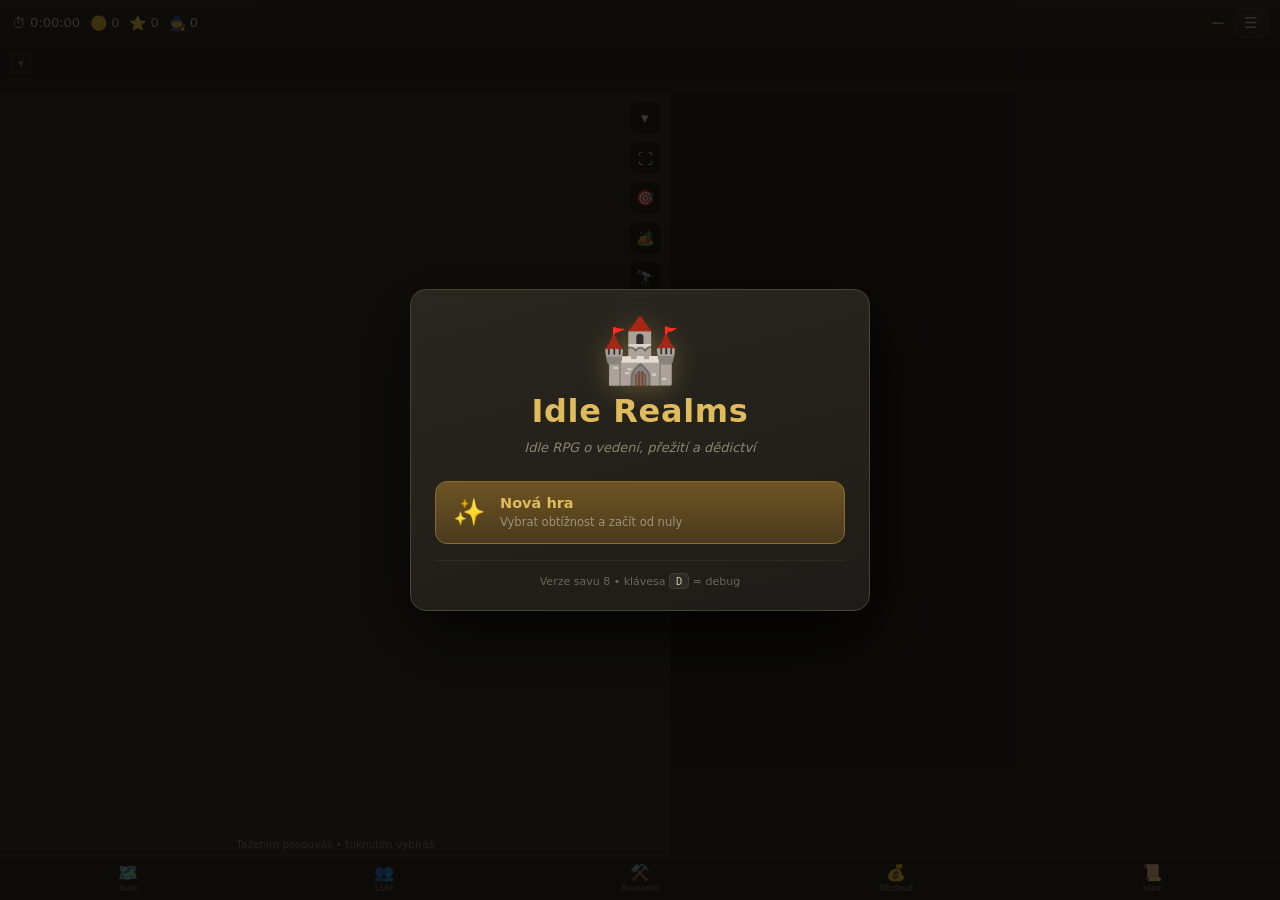
<file: index.html>
<!DOCTYPE html>
<html lang="cs">
<head>
<meta charset="utf-8" />
<meta name="viewport" content="width=device-width, initial-scale=1, maximum-scale=1, user-scalable=no, viewport-fit=cover" />
<meta name="theme-color" content="#1b1a17" />
<title>Idle Realm</title>
<link rel="stylesheet" href="css/style.css" />
<link rel="stylesheet" href="css/subtabs.css" />
<link rel="stylesheet" href="css/title_screen.css" />
</head>
<body>
<div id="app">
  <header id="hud">
    <div class="hud-item"><span class="hud-icon">⏱</span><span id="hud-time">0:00:00</span></div>
    <div class="hud-item"><span class="hud-icon">🪙</span><span id="hud-gold">0</span></div>
    <div class="hud-item"><span class="hud-icon">⭐</span><span id="hud-renown">0</span></div>
    <div class="hud-item"><span class="hud-icon">🧙</span><span id="hud-units">0</span></div>
    <div class="hud-item hud-prestige" id="hud-prestige" style="display:none"></div>
    <div class="hud-item hud-place" id="hud-place">—</div>
    <button id="hud-menu" class="hud-menu-btn" title="Menu — uložit, nová hra, obtížnost">☰</button>
  </header>
  <div id="hud-mats" class="hud-mats">
    <button id="mats-toggle" class="mats-toggle" title="Sbalit / rozbalit přehled surovin">▾</button>
    <span id="mats-summary" class="mats-summary"></span>
    <div class="mats-scroll" id="mats-scroll"></div>
  </div>
  <div id="we-bar"></div>

  <div id="world-wrap">
    <canvas id="world"></canvas>
    <div id="map-controls">
      <button class="map-btn" data-map="toggle-panel" id="panel-toggle" title="Sbalit / rozbalit panel">▾</button>
      <button class="map-btn" data-map="toggle-fullscreen" id="map-fullscreen-btn" title="Celoobrazovková mapa">⛶</button>
      <button class="map-btn" data-map="center">🎯</button>
      <button class="map-btn" data-map="base" id="base-btn" title="Základna — výběr místa / zobrazení">🏕️</button>
      <button class="map-btn" data-map="overview" title="Přehled světa / zpět do detailu">🔭</button>
      <button class="map-btn" data-map="zoom-in">＋</button>
      <button class="map-btn" data-map="zoom-out">−</button>
    </div>
    <div id="map-hint">Tažením posouváš • ťuknutím vybíráš</div>
    <div id="placement-hint" class="placement-hint" style="display:none">
      <span id="placement-hint-text">🏕️ Ťukni na mapu, kde založit základnu</span>
      <button class="btn-sm ghost" id="placement-cancel">Zrušit</button>
    </div>
    <button id="combat-reopen" class="combat-reopen" style="display:none" title="Otevřít okno probíhajícího souboje">⚔️ <span id="combat-reopen-text">Souboj běží</span></button>
  </div>

  <main id="panel">
    <div id="subtabs"></div>
    <div id="panel-content"></div>
  </main>

  <nav id="tabs">
    <button class="tab-btn" data-tab="world">🗺️<span>Svět</span><span class="tab-badge" id="tab-badge-orders" style="display:none"></span></button>
    <button class="tab-btn" data-tab="people">👥<span>Lidé</span></button>
    <button class="tab-btn" data-tab="craft">⚒️<span>Řemeslo</span></button>
    <button class="tab-btn" data-tab="economy">💰<span>Obchod</span></button>
    <button class="tab-btn" data-tab="more">📜<span>Více</span></button>
  </nav>
</div>

<div id="modal-root"></div>
<div id="toast-root"></div>

<script src="js/core/rng.js"></script>
<script src="js/data/world.js"></script>
<script src="js/data/difficulty.js"></script>
<script src="js/data/legendaries.js"></script>
<script src="js/data/character.js"></script>
<script src="js/data/sets.js"></script>
<script src="js/data/gems.js"></script>
<script src="js/data/combat.js"></script>
<script src="js/data/progress.js"></script>
<script src="js/data/personality.js"></script>
<script src="js/data/ambitions.js"></script>
<script src="js/data/workshops.js"></script>
<script src="js/data/aging.js"></script>
<script src="js/data/abilities.js"></script>
<script src="js/data/synergies.js"></script>
<script src="js/data/politics.js"></script>
<script src="js/data/time.js"></script>
<script src="js/data/expeditions.js"></script>
<script src="js/data/unlocks.js"></script>
<script src="js/render/art.js"></script>
<script src="js/render/tiles_ai.js"></script>
<script src="js/render/units_ai.js"></script>
<script src="js/core/state.js"></script>
<script src="js/systems/units.js"></script>
<script src="js/systems/groups.js"></script>
<script src="js/systems/psychology.js"></script>
<script src="js/systems/work.js"></script>
<script src="js/systems/construction.js"></script>
<script src="js/systems/combat.js"></script>
<script src="js/systems/abilities.js"></script>
<script src="js/systems/economy.js"></script>
<script src="js/systems/merchant.js"></script>
<script src="js/systems/crafting.js"></script>
<script src="js/systems/workshops.js"></script>
<script src="js/systems/misc.js"></script>
<script src="js/systems/drops.js"></script>
<script src="js/systems/events.js"></script>
<script src="js/systems/autonomy.js"></script>
<script src="js/systems/goals.js"></script>
<script src="js/systems/aging.js"></script>
<script src="js/systems/politics.js"></script>
<script src="js/systems/dynasty.js"></script>
<script src="js/systems/time.js"></script>
<script src="js/systems/expeditions.js"></script>
<script src="js/systems/journal.js"></script>
<script src="js/systems/prestige.js"></script>
<script src="js/systems/tutorial.js"></script>
<script src="js/systems/endgame.js"></script>
<script src="js/render/world.js"></script>
<script src="js/ui/panels.js"></script>
<script src="js/ui/trade.js"></script>
<script src="js/ui/base_panel.js"></script>
<script src="js/ui/achievements_panel.js"></script>
<script src="js/ui/combat_modal.js"></script>
<script src="js/ui/merchant_panel.js"></script>
<script src="js/ui/debug.js"></script>
<script src="js/ui/ui.js"></script>
<script src="js/ui/title_screen.js"></script>
<script src="js/core/loop.js"></script>
<script src="js/main.js"></script>
</body>
</html>
</file>
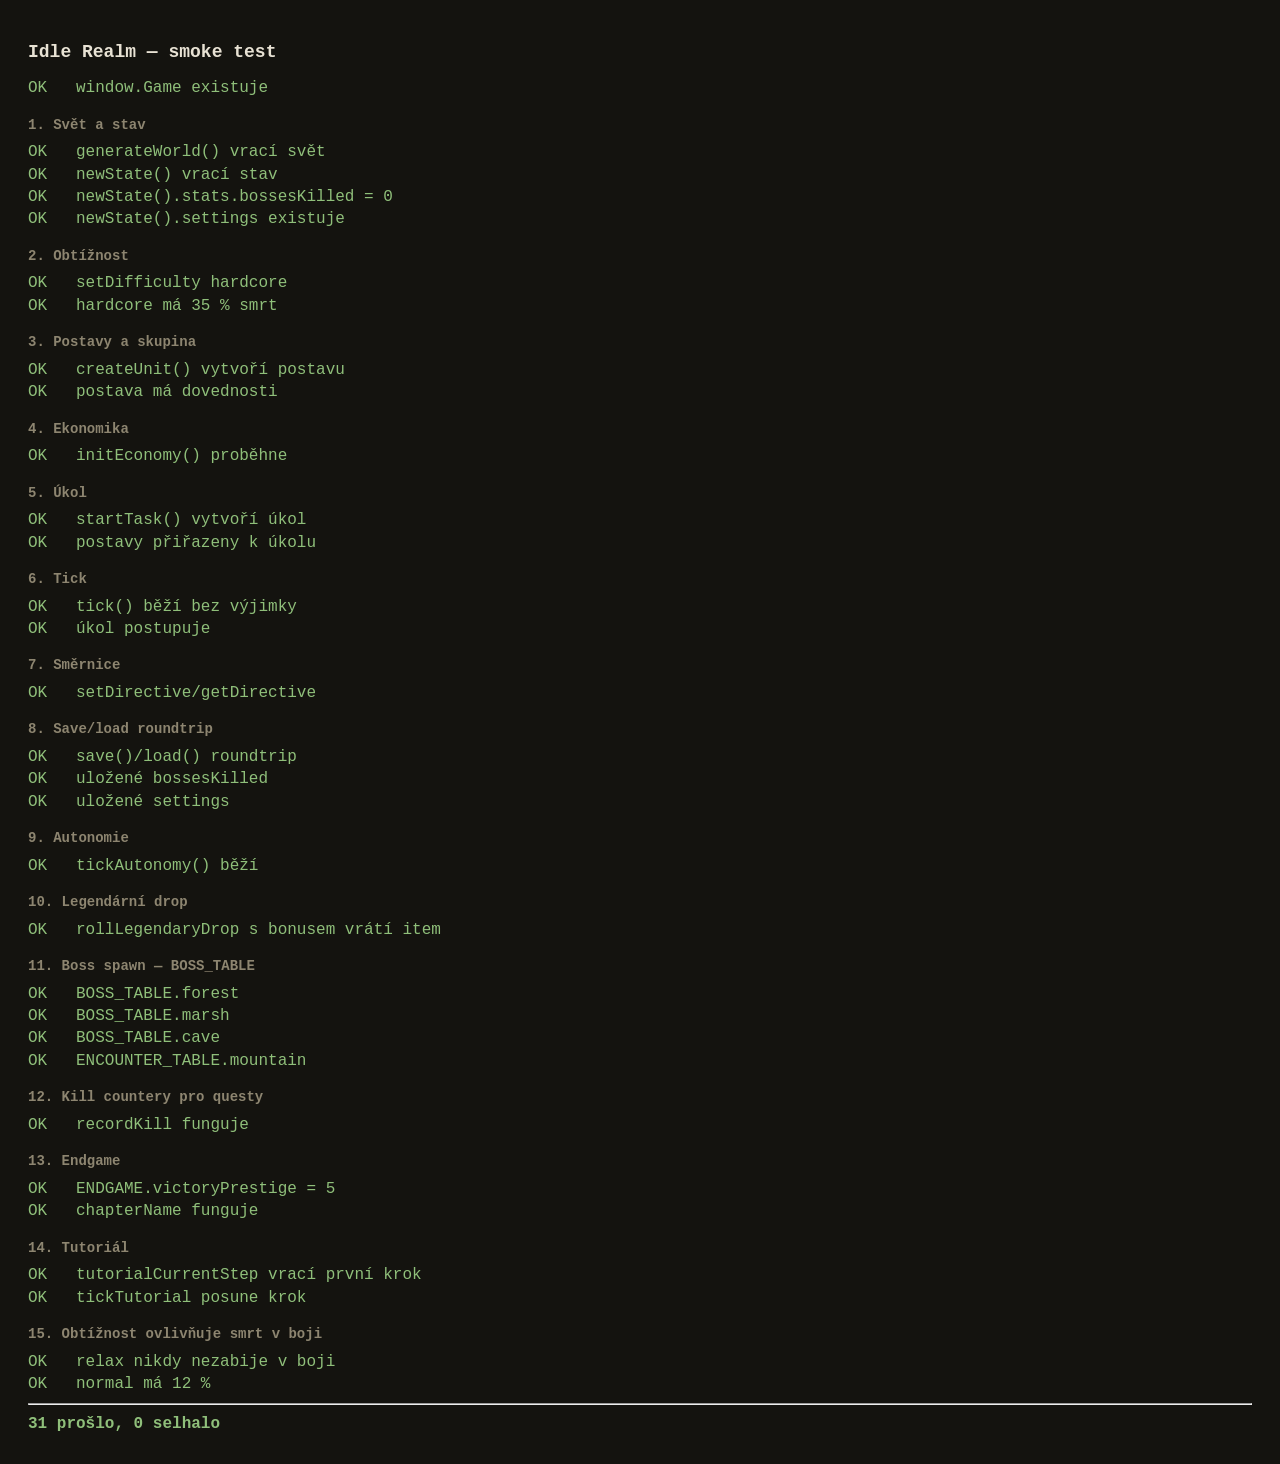
<file: test/smoke.html>
<!DOCTYPE html>
<html lang="cs">
<head>
<meta charset="utf-8" />
<meta name="viewport" content="width=device-width, initial-scale=1" />
<title>Idle Realm — smoke test</title>
<style>
  body { font-family: ui-monospace, SFMono-Regular, Menlo, Consolas, monospace; background: #14130f; color: #e8e2d4; padding: 20px; line-height: 1.4; }
  h1 { font-size: 18px; } h2 { font-size: 14px; color: #8d8570; margin: 16px 0 6px; }
  .pass { color: #8fbf7a; } .fail { color: #c05a45; font-weight: 700; }
  #results { margin-top: 12px; }
</style>
</head>
<body>
<h1>Idle Realm — smoke test</h1>
<div id="results">Načítám…</div>

<!-- Načti všechny herní skripty ve stejném pořadí jako index.html (kromě main.js, který bootuje hru) -->
<script src="../js/core/rng.js"></script>
<script src="../js/data/world.js"></script>
<script src="../js/data/difficulty.js"></script>
<script src="../js/data/legendaries.js"></script>
<script src="../js/data/character.js"></script>
<script src="../js/data/sets.js"></script>
<script src="../js/data/gems.js"></script>
<script src="../js/data/combat.js"></script>
<script src="../js/data/progress.js"></script>
<script src="../js/data/personality.js"></script>
<script src="../js/data/ambitions.js"></script>
<script src="../js/data/workshops.js"></script>
<script src="../js/data/aging.js"></script>
<script src="../js/data/abilities.js"></script>
<script src="../js/data/synergies.js"></script>
<script src="../js/data/politics.js"></script>
<script src="../js/data/time.js"></script>
<script src="../js/data/expeditions.js"></script>
<script src="../js/data/unlocks.js"></script>
<script src="../js/render/art.js"></script>
<script src="../js/core/state.js"></script>
<script src="../js/systems/units.js"></script>
<script src="../js/systems/groups.js"></script>
<script src="../js/systems/psychology.js"></script>
<script src="../js/systems/work.js"></script>
<script src="../js/systems/combat.js"></script>
<script src="../js/systems/abilities.js"></script>
<script src="../js/systems/economy.js"></script>
<script src="../js/systems/merchant.js"></script>
<script src="../js/systems/crafting.js"></script>
<script src="../js/systems/workshops.js"></script>
<script src="../js/systems/misc.js"></script>
<script src="../js/systems/drops.js"></script>
<script src="../js/systems/events.js"></script>
<script src="../js/systems/autonomy.js"></script>
<script src="../js/systems/aging.js"></script>
<script src="../js/systems/politics.js"></script>
<script src="../js/systems/dynasty.js"></script>
<script src="../js/systems/time.js"></script>
<script src="../js/systems/expeditions.js"></script>
<script src="../js/systems/journal.js"></script>
<script src="../js/systems/prestige.js"></script>
<script src="../js/systems/tutorial.js"></script>
<script src="../js/systems/endgame.js"></script>
<script src="../js/render/world.js"></script>
<script src="../js/ui/panels.js"></script>
<script src="../js/ui/trade.js"></script>
<script src="../js/ui/base_panel.js"></script>
<script src="../js/ui/achievements_panel.js"></script>
<script src="../js/ui/combat_modal.js"></script>
<script src="../js/ui/merchant_panel.js"></script>
<script src="../js/ui/debug.js"></script>
<script src="../js/ui/ui.js"></script>
<script src="../js/core/loop.js"></script>
<script src="smoke.js"></script>
</body>
</html>
</file>
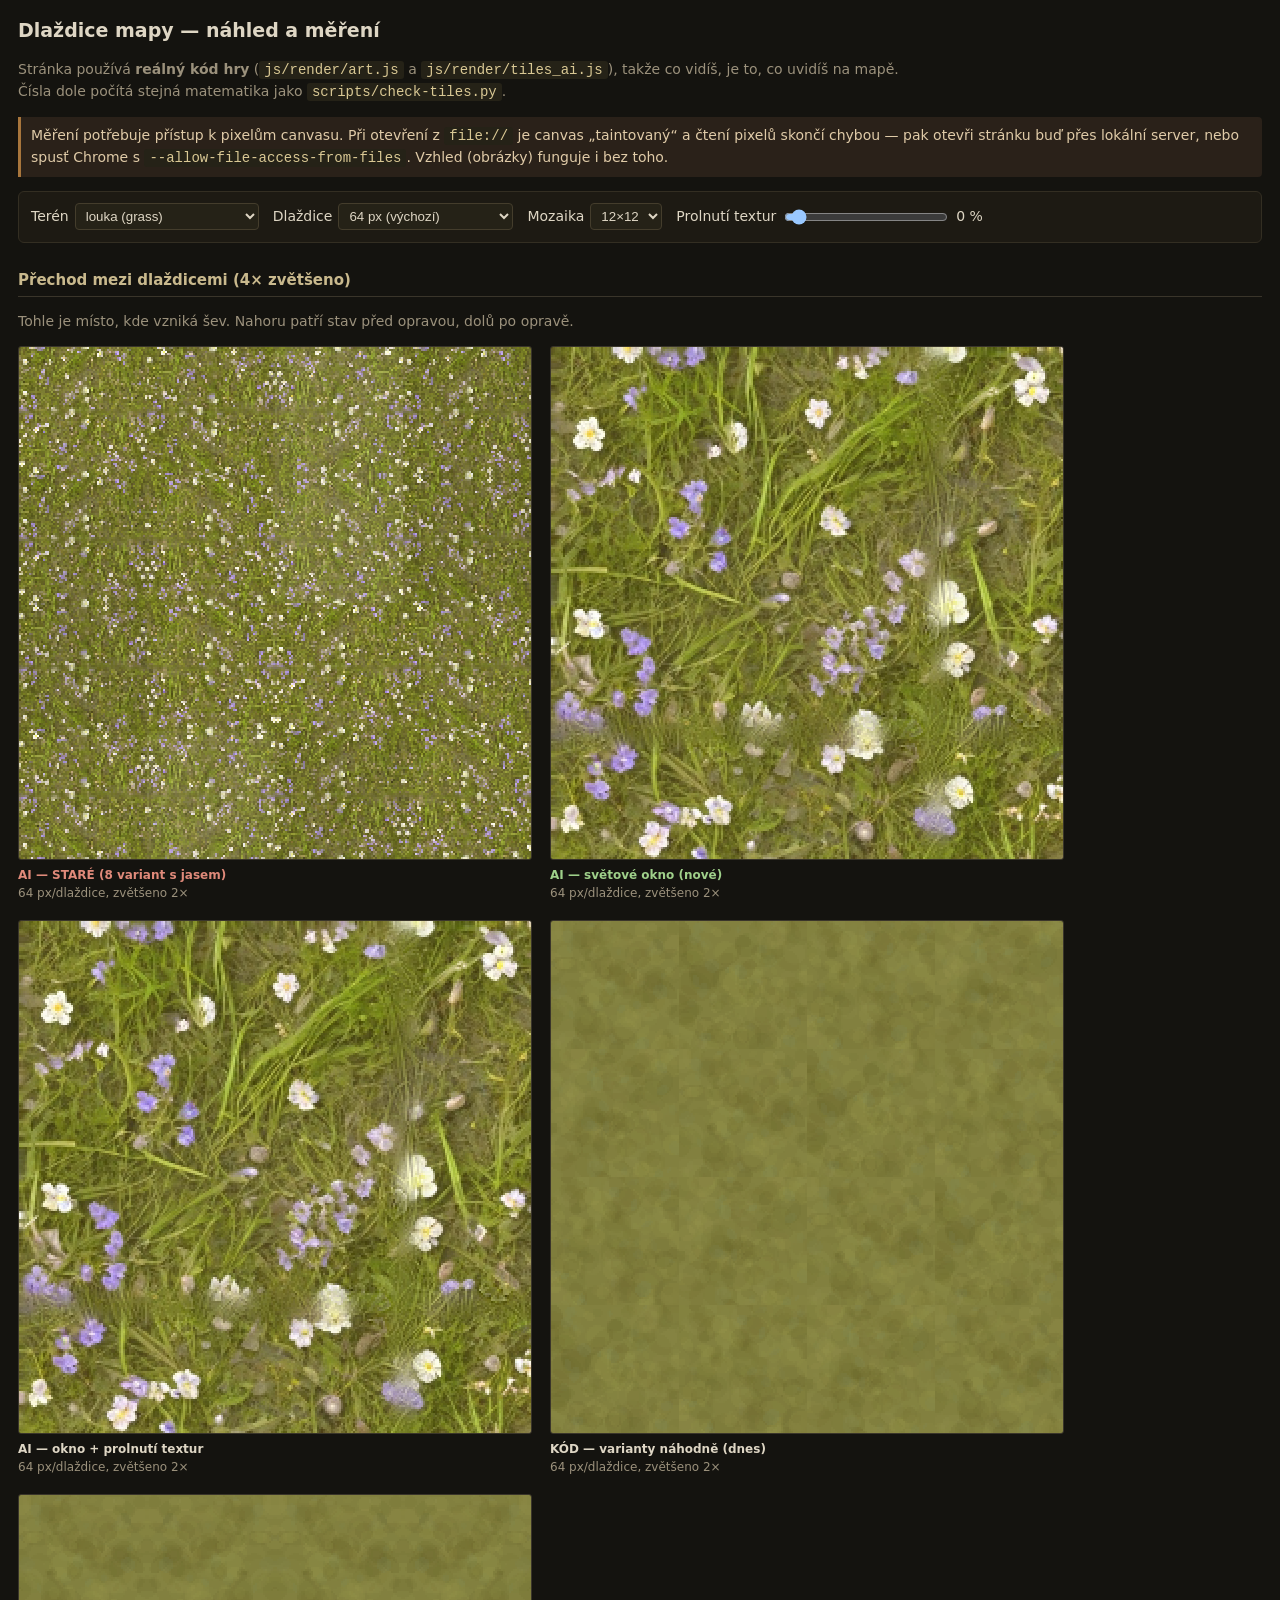
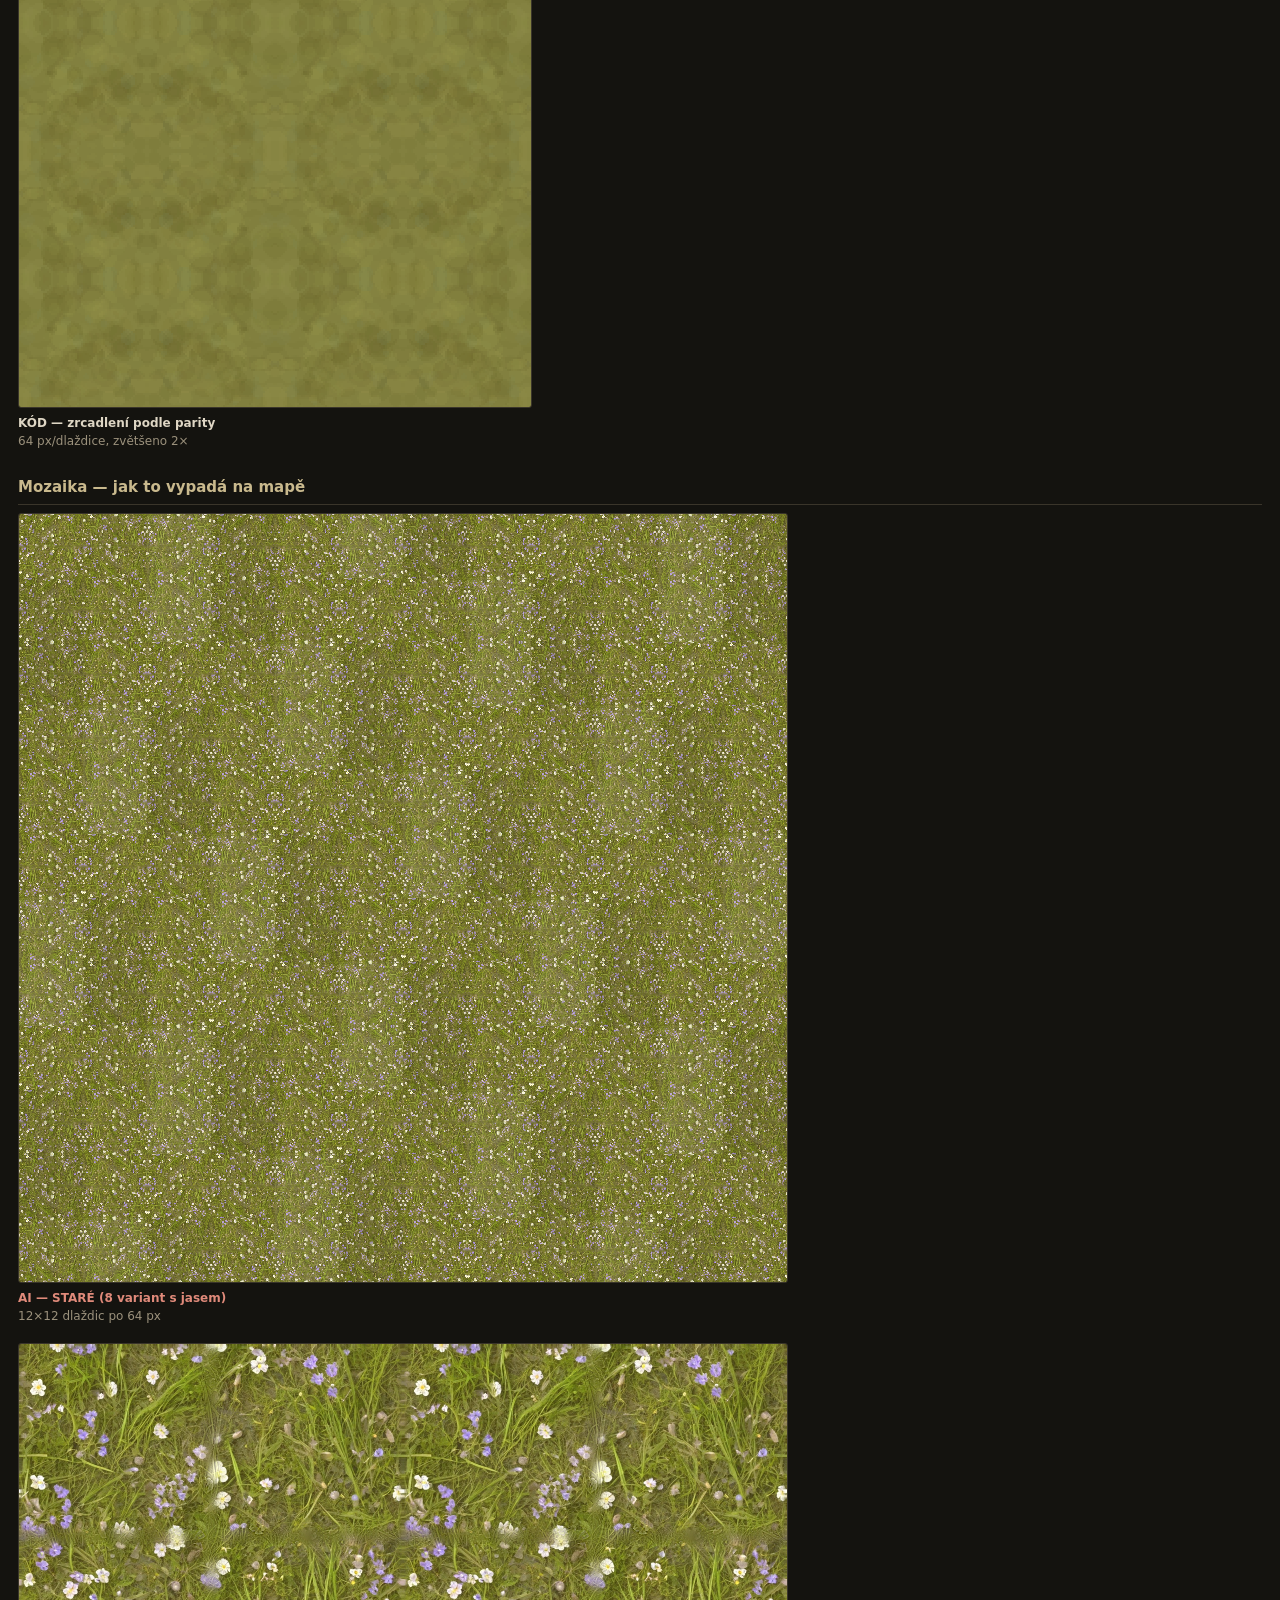
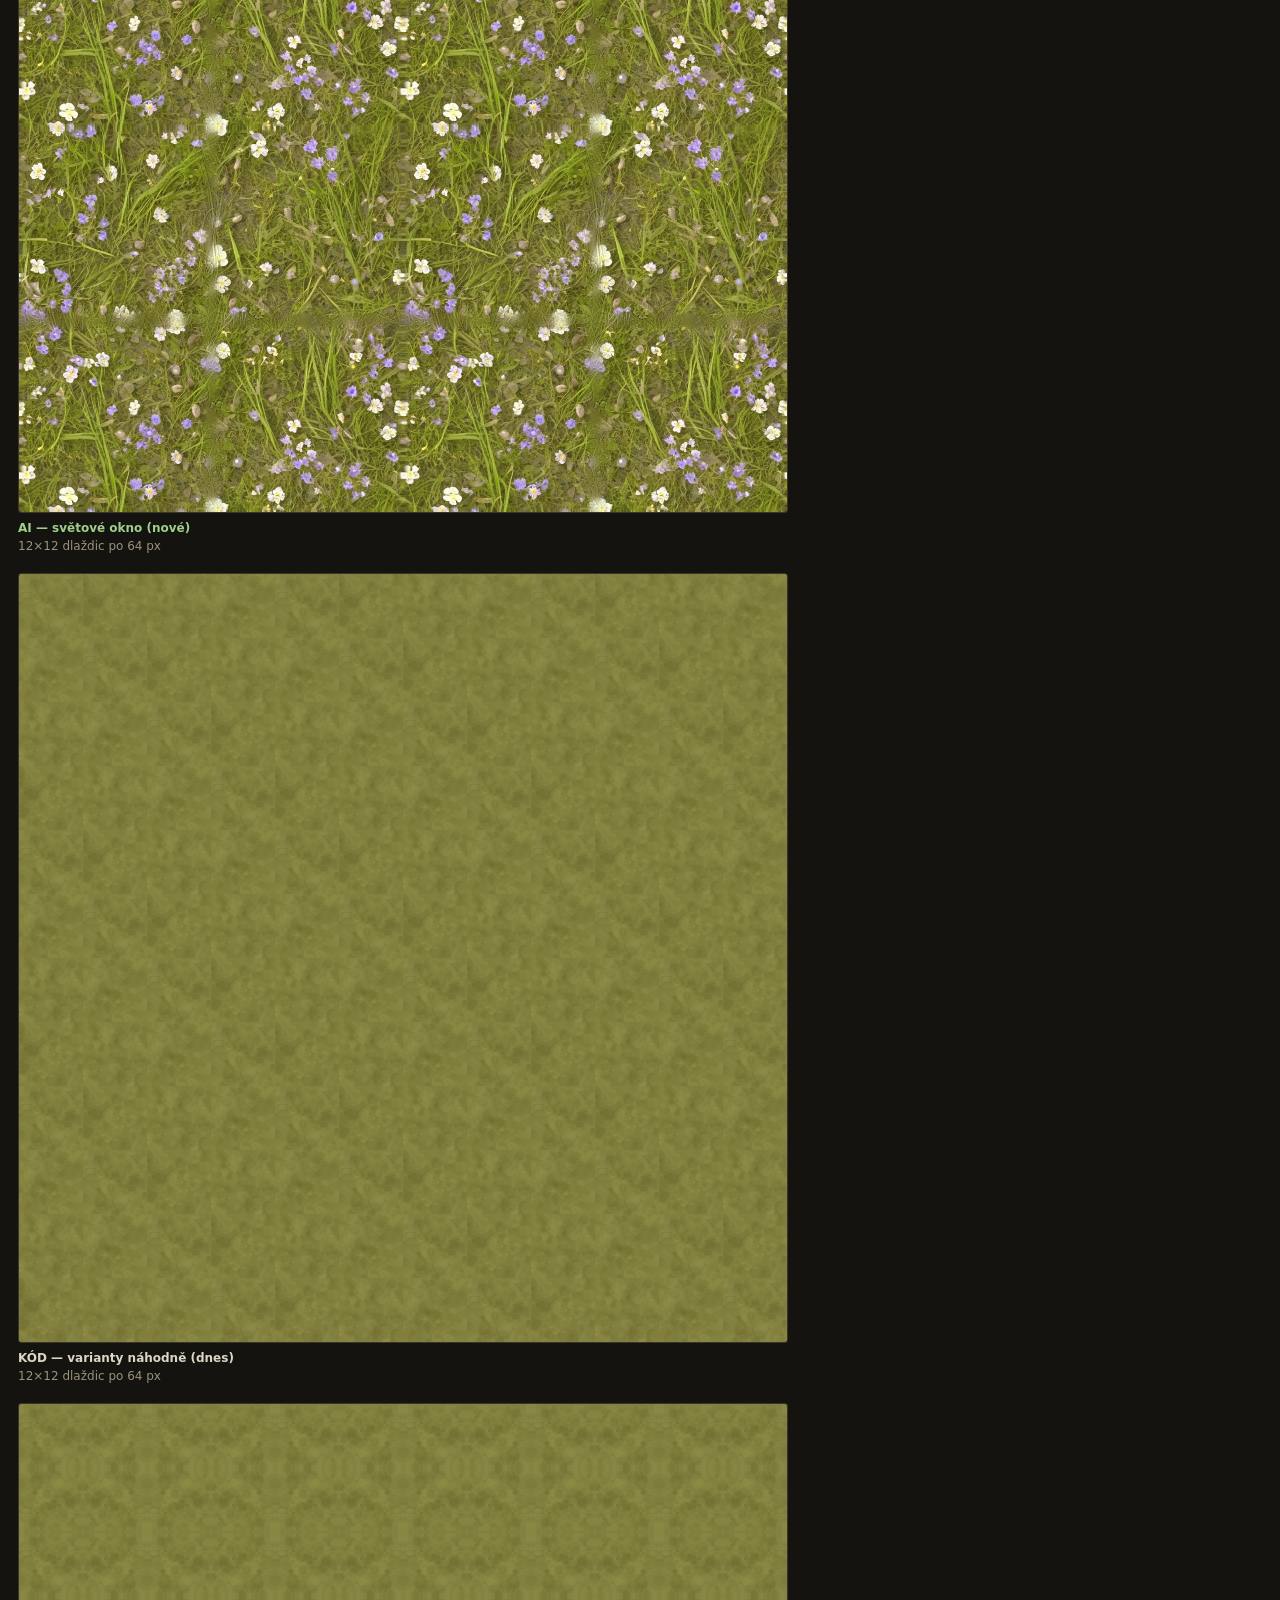
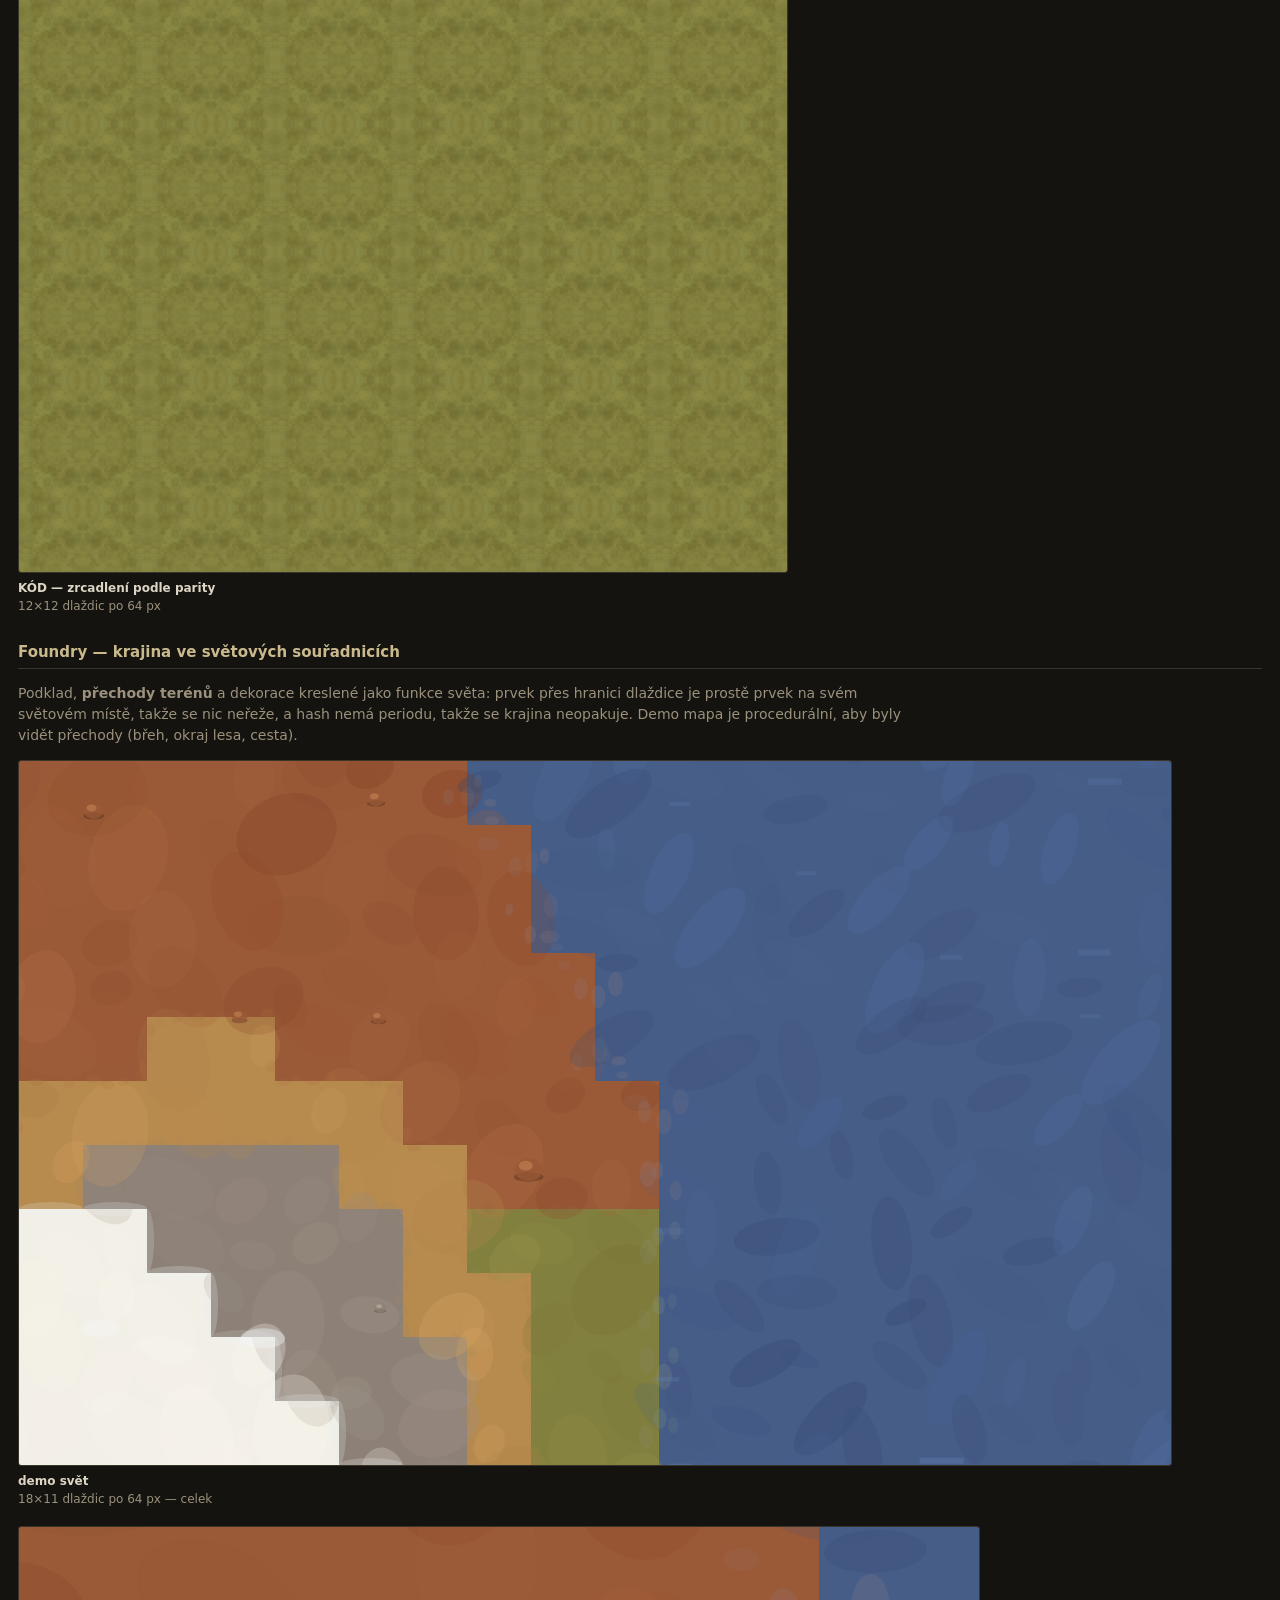
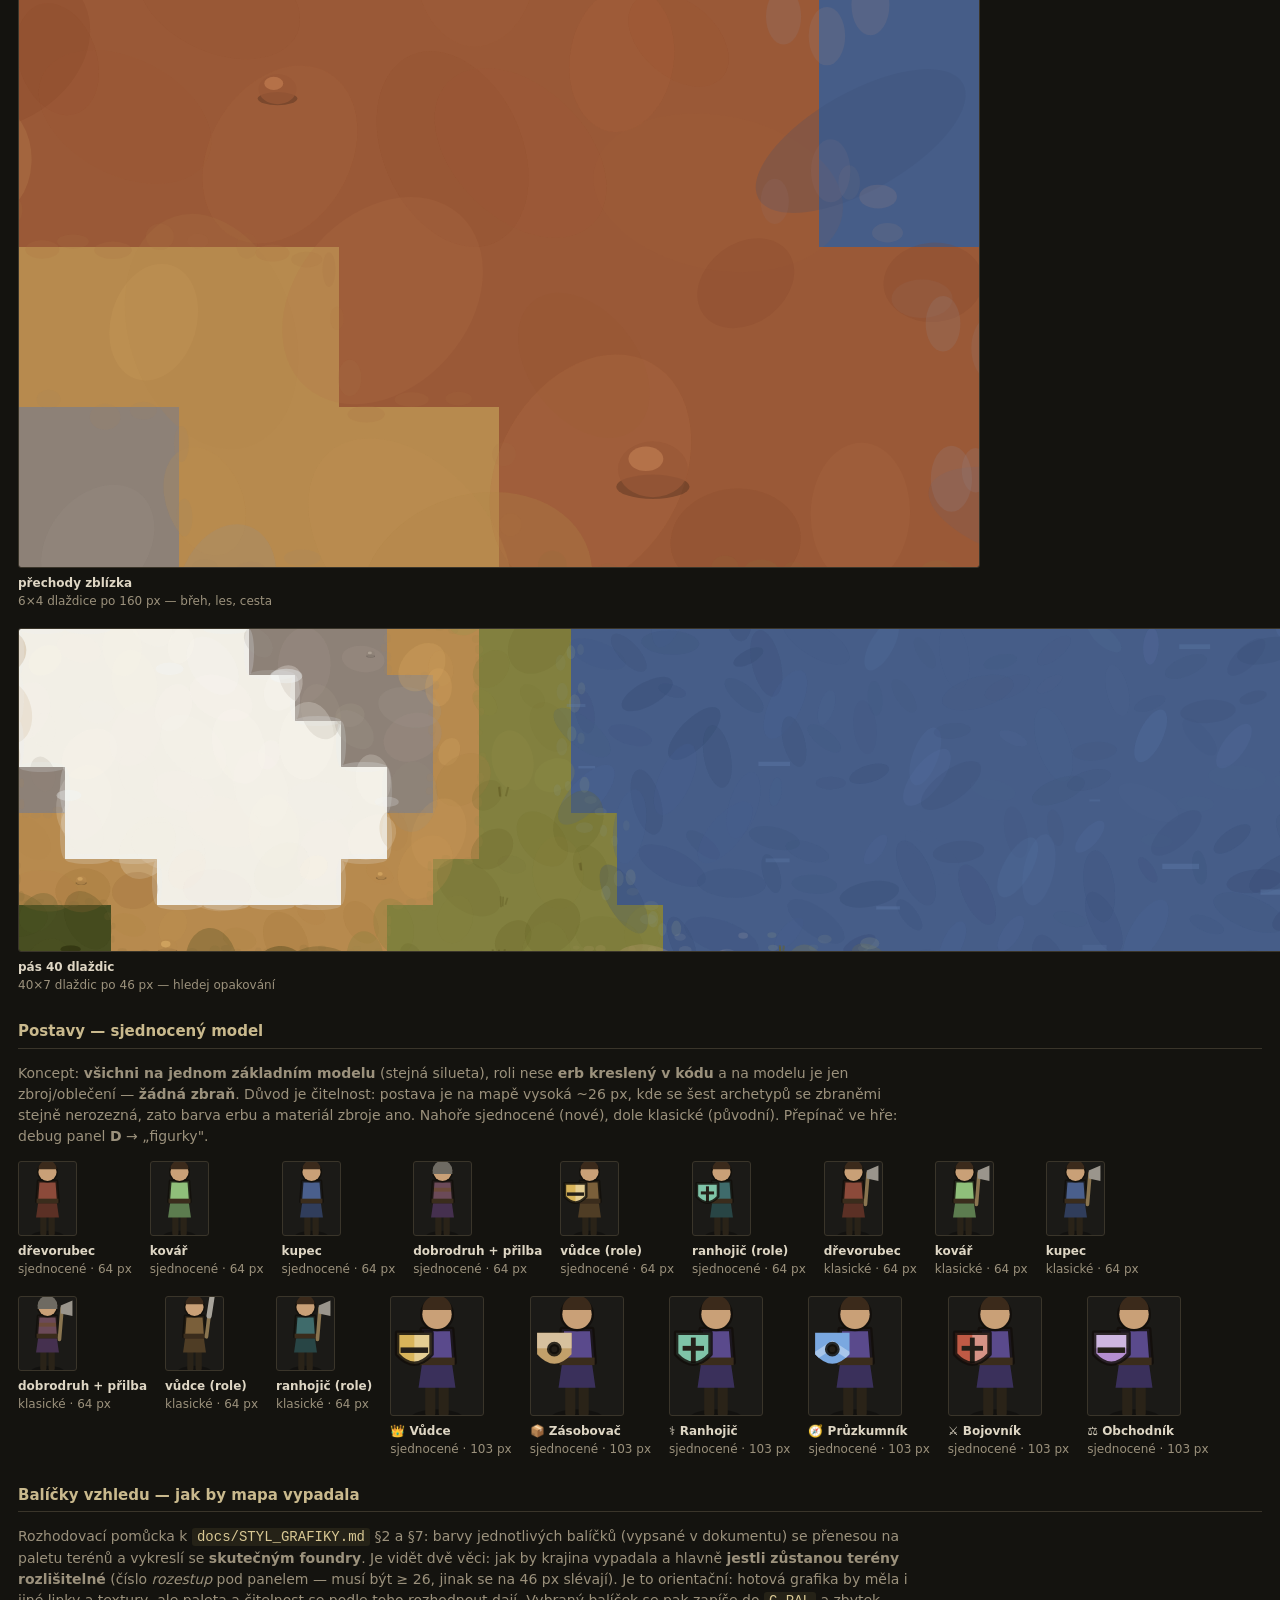
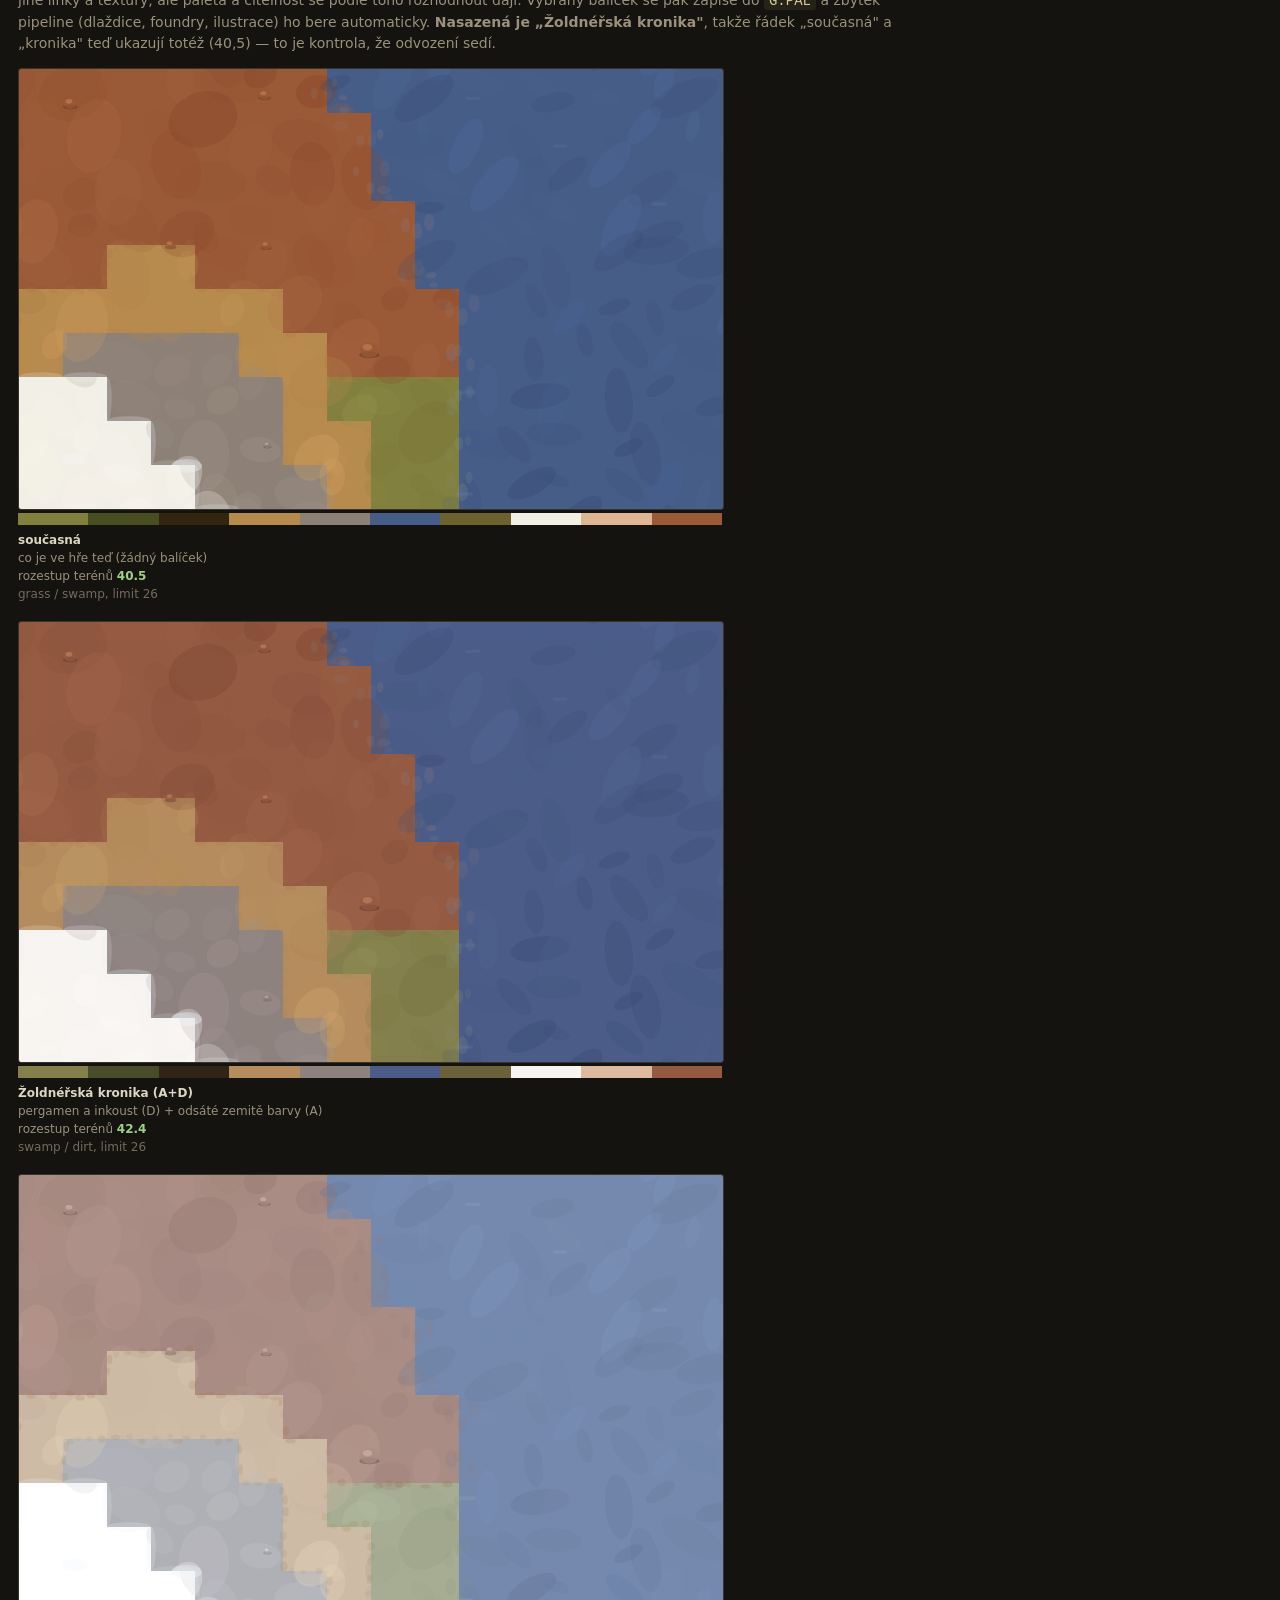
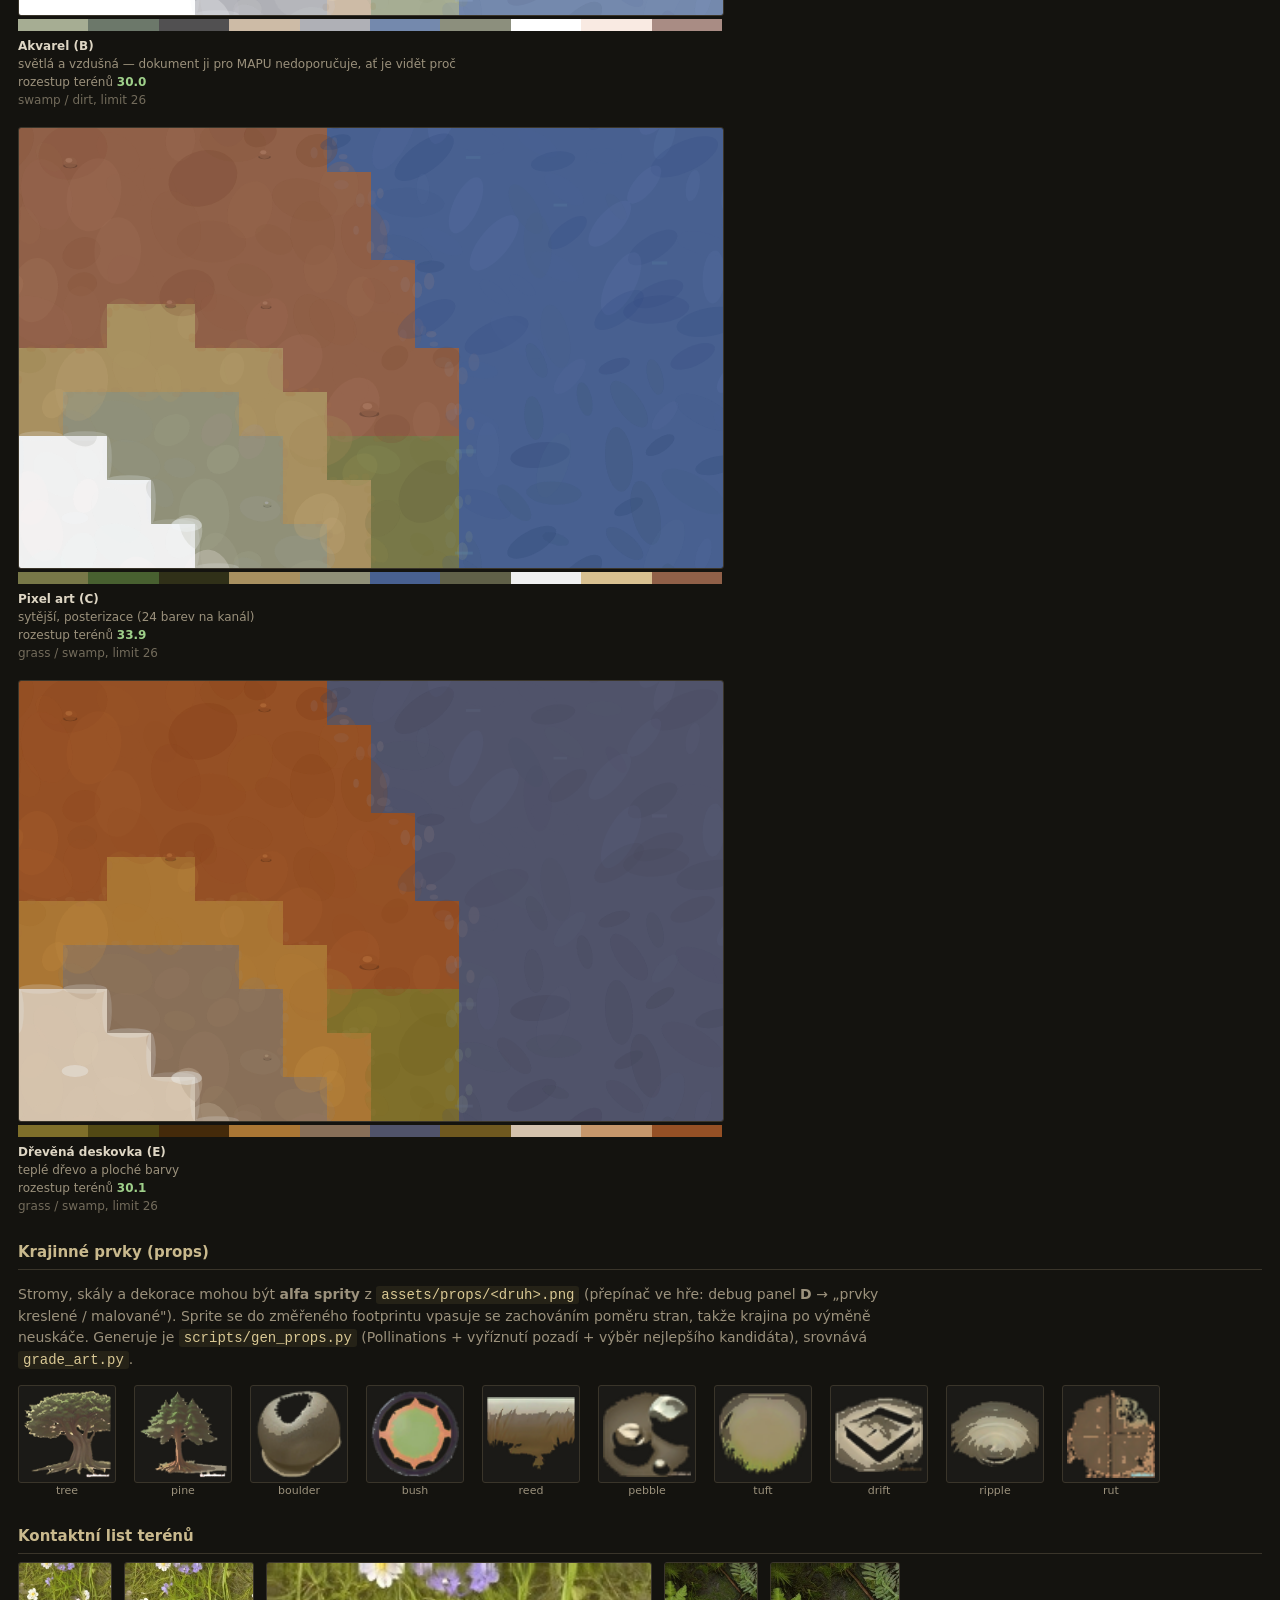
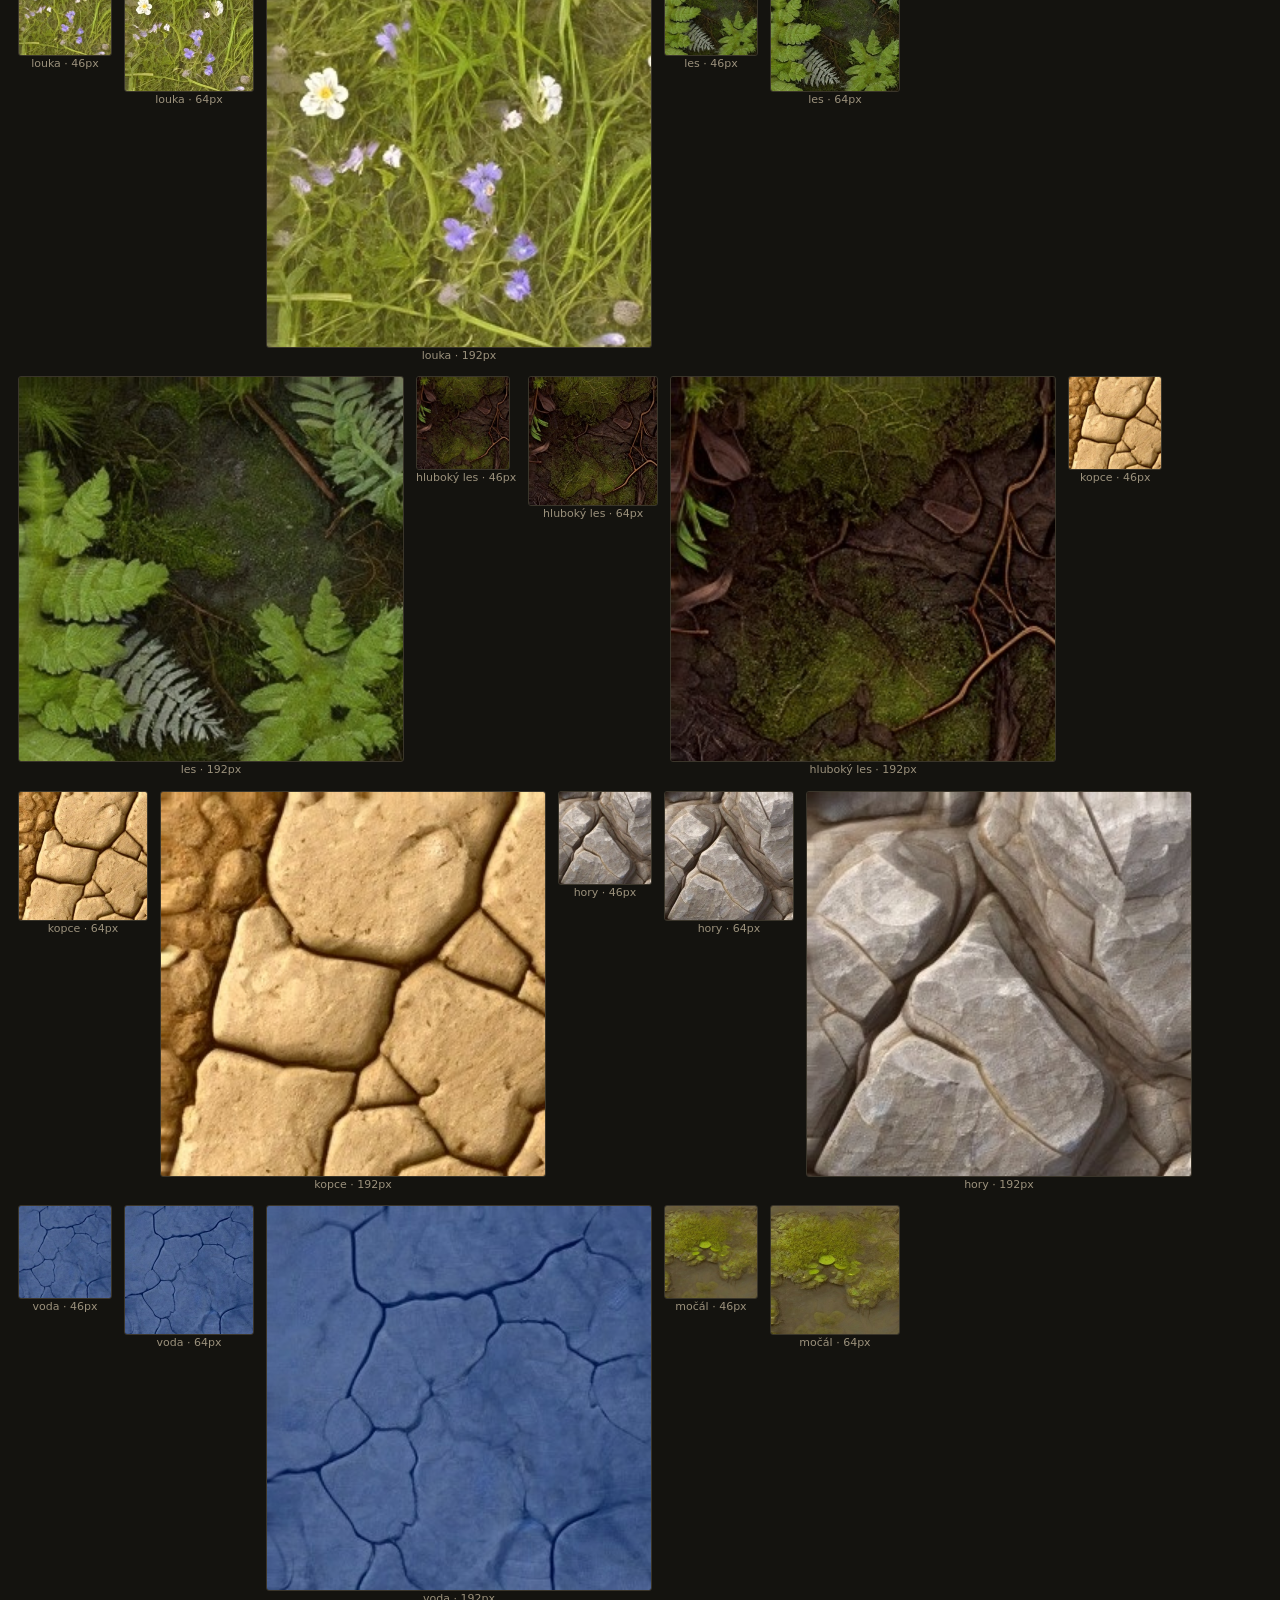
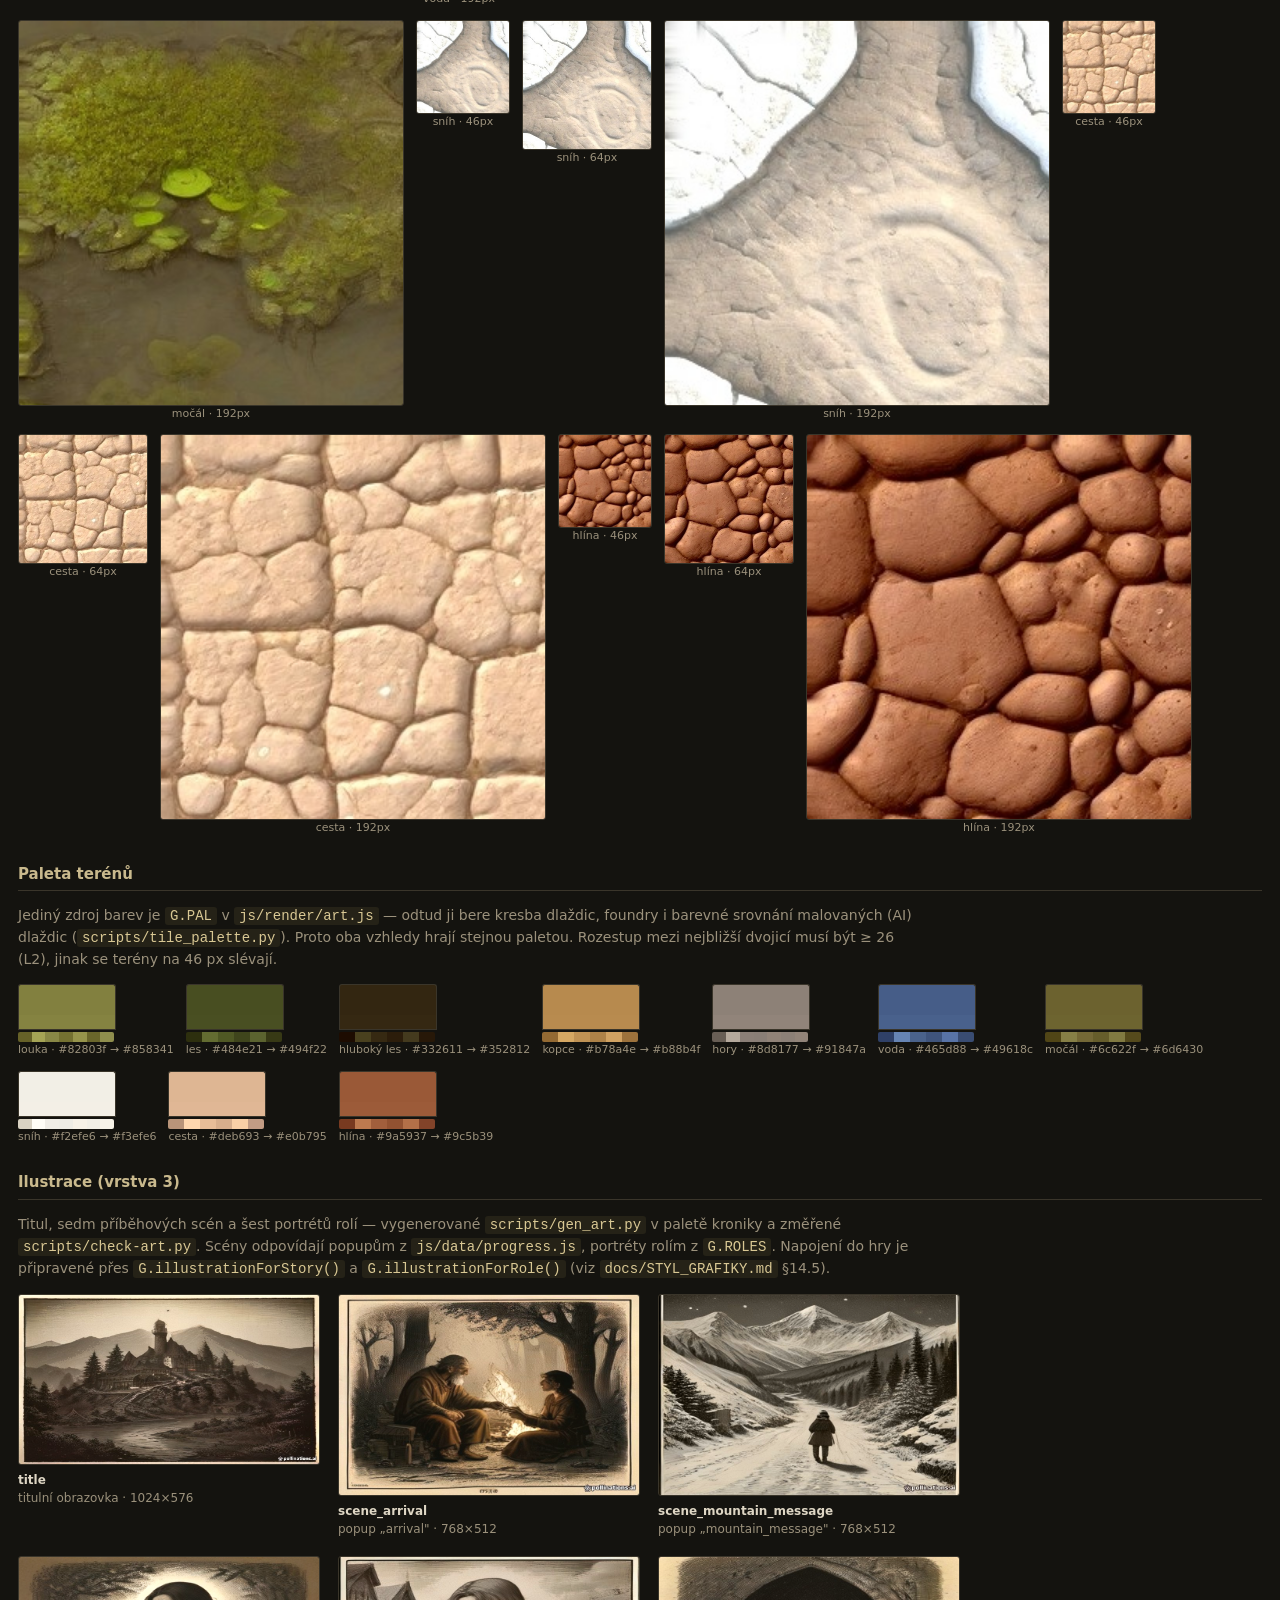
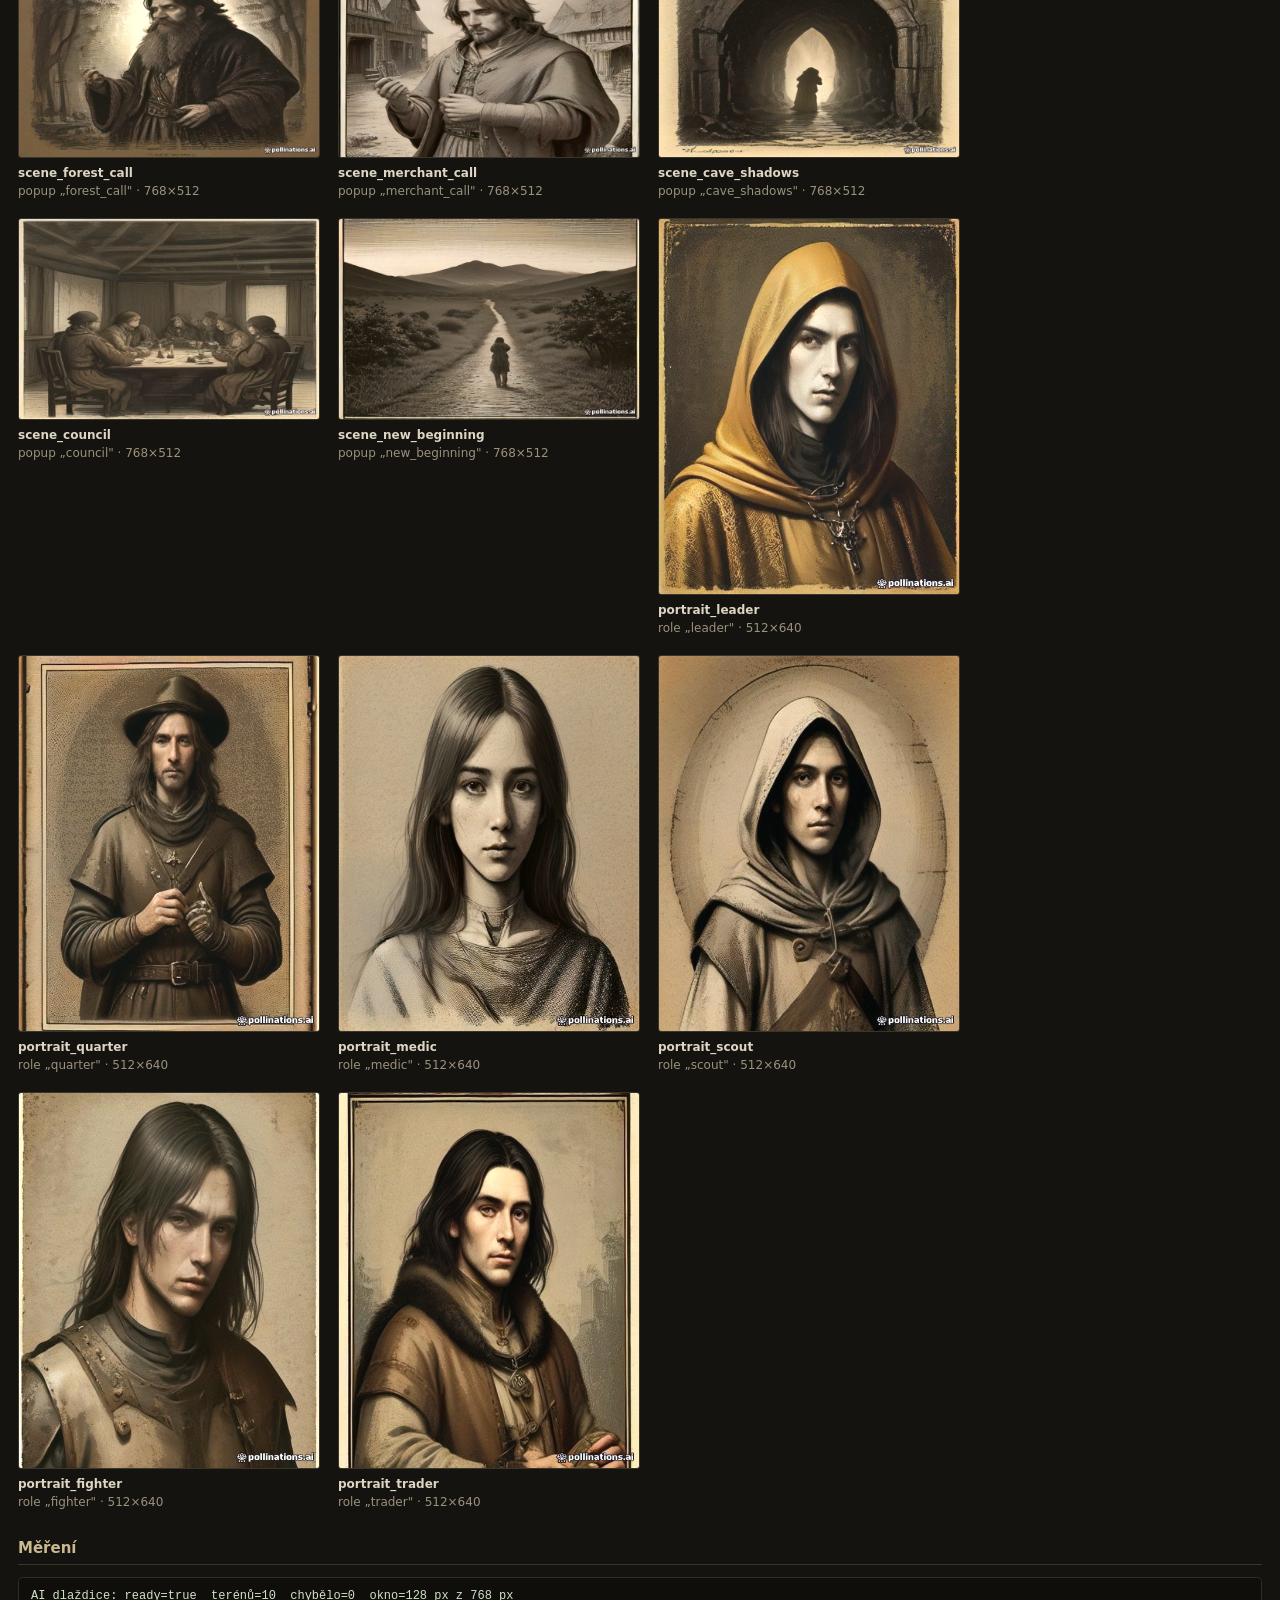
<file: tools/tiles/preview.html>
<!doctype html>
<html lang="cs">
<head>
<meta charset="utf-8">
<meta name="viewport" content="width=device-width, initial-scale=1">
<title>Idle Realm — dlaždice: náhled a měření</title>
<style>
  :root { color-scheme: dark; }
  body { margin:0; padding:16px 18px 60px; background:#14130f; color:#ded6c4;
         font:14px/1.5 "Segoe UI", system-ui, sans-serif; }
  h1 { font-size:19px; margin:0 0 4px; }
  h2 { font-size:15px; margin:26px 0 8px; color:#c9b98d; border-bottom:1px solid #3a352a; padding-bottom:5px; }
  .note { color:#9b917c; max-width:900px; }
  code { background:#252217; padding:1px 5px; border-radius:3px; color:#d9c894; }
  #controls { display:flex; flex-wrap:wrap; gap:14px; align-items:center; margin:14px 0 6px;
              background:#1d1a13; border:1px solid #332e22; border-radius:6px; padding:10px 12px; }
  label { display:flex; gap:6px; align-items:center; }
  select, input[type=range] { background:#252217; color:#ded6c4; border:1px solid #443d2c;
              border-radius:4px; padding:4px 6px; }
  .grid { display:flex; flex-wrap:wrap; gap:18px; align-items:flex-start; }
  figure { margin:0; }
  figcaption { font-size:12px; color:#9b917c; margin-top:6px; }
  figcaption b { color:#ded6c4; }
  canvas { display:block; border:1px solid #3a352a; border-radius:3px; background:#1b1a17; }
  .list { display:flex; flex-wrap:wrap; gap:12px; }
  .cell { text-align:center; font-size:11px; color:#9b917c; }
  pre { background:#0f0e0b; border:1px solid #332e22; border-radius:5px; padding:10px 12px;
        overflow:auto; font:12px/1.45 Consolas, monospace; color:#cfe3c8; max-height:420px; }
  .bad { color:#e08a7a; } .good { color:#9fd08a; }
  .warn { background:#2a2119; border-left:3px solid #a8763c; padding:8px 10px; margin:10px 0;
          color:#e0cba8; border-radius:0 4px 4px 0; }
</style>
</head>
<body>

<h1>Dlaždice mapy — náhled a měření</h1>
<p class="note">
  Stránka používá <b>reálný kód hry</b> (<code>js/render/art.js</code> a
  <code>js/render/tiles_ai.js</code>), takže co vidíš, je to, co uvidíš na mapě.
  Čísla dole počítá stejná matematika jako <code>scripts/check-tiles.py</code>.
</p>
<div class="warn">
  Měření potřebuje přístup k pixelům canvasu. Při otevření z <code>file://</code> je
  canvas „taintovaný“ a čtení pixelů skončí chybou — pak otevři stránku buď přes
  lokální server, nebo spusť Chrome s <code>--allow-file-access-from-files</code>.
  Vzhled (obrázky) funguje i bez toho.
</div>

<div id="controls">
  <label>Terén
    <select id="terrain"></select>
  </label>
  <label>Dlaždice
    <select id="tile">
      <option value="46">46 px (nejmenší ve hře)</option>
      <option value="64" selected>64 px (výchozí)</option>
      <option value="80">80 px (největší základ)</option>
      <option value="192">192 px (1:1 s assetem)</option>
    </select>
  </label>
  <label>Mozaika
    <select id="grid">
      <option value="6">6×6</option>
      <option value="12" selected>12×12</option>
      <option value="16">16×16</option>
    </select>
  </label>
  <label>Prolnutí textur
    <input id="blend" type="range" min="0" max="100" value="0" step="5" style="width:150px">
    <span id="blendVal">0 %</span>
  </label>
</div>

<h2>Přechod mezi dlaždicemi (4× zvětšeno)</h2>
<p class="note">Tohle je místo, kde vzniká šev. Nahoru patří stav před opravou, dolů po opravě.</p>
<div class="grid" id="seams"></div>

<h2>Mozaika — jak to vypadá na mapě</h2>
<div class="grid" id="mosaics"></div>

<h2>Foundry — krajina ve světových souřadnicích</h2>
<p class="note">
  Podklad, <b>přechody terénů</b> a dekorace kreslené jako funkce světa: prvek
  přes hranici dlaždice je prostě prvek na svém světovém místě, takže se nic
  neřeže, a hash nemá periodu, takže se krajina neopakuje. Demo mapa je
  procedurální, aby byly vidět přechody (břeh, okraj lesa, cesta).
</p>
<div class="grid" id="foundry"></div>

<h2>Postavy — sjednocený model</h2>
<p class="note">
  Koncept: <b>všichni na jednom základním modelu</b> (stejná silueta), roli nese
  <b>erb kreslený v kódu</b> a na modelu je jen zbroj/oblečení — <b>žádná
  zbraň</b>. Důvod je čitelnost: postava je na mapě vysoká ~26 px, kde se šest
  archetypů se zbraněmi stejně nerozezná, zato barva erbu a materiál zbroje ano.
  Nahoře sjednocené (nové), dole klasické (původní). Přepínač ve hře: debug
  panel <b>D</b> → „figurky".
</p>
<div class="grid" id="figures"></div>

<h2>Balíčky vzhledu — jak by mapa vypadala</h2>
<p class="note">
  Rozhodovací pomůcka k <code>docs/STYL_GRAFIKY.md</code> §2 a §7: barvy
  jednotlivých balíčků (vypsané v dokumentu) se přenesou na paletu terénů a
  vykreslí se <b>skutečným foundry</b>. Je vidět dvě věci: jak by krajina
  vypadala a hlavně <b>jestli zůstanou terény rozlišitelné</b> (číslo
  <i>rozestup</i> pod panelem — musí být ≥ 26, jinak se na 46 px slévají).
  Je to orientační: hotová grafika by měla i jiné linky a textury, ale paleta
  a čitelnost se podle toho rozhodnout dají. Vybraný balíček se pak zapíše do
  <code>G.PAL</code> a zbytek pipeline (dlaždice, foundry, ilustrace) ho bere
  automaticky. <b>Nasazená je „Žoldnéřská kronika"</b>, takže řádek „současná"
  a „kronika" teď ukazují totéž (40,5) — to je kontrola, že odvození sedí.
</p>
<div class="grid" id="packages"></div>

<h2>Krajinné prvky (props)</h2>
<p class="note">
  Stromy, skály a dekorace mohou být <b>alfa sprity</b> z
  <code>assets/props/&lt;druh&gt;.png</code> (přepínač ve hře: debug panel
  <b>D</b> → „prvky kreslené / malované"). Sprite se do změřeného footprintu
  vpasuje se zachováním poměru stran, takže krajina po výměně neuskáče.
  Generuje je <code>scripts/gen_props.py</code> (Pollinations + vyříznutí
  pozadí + výběr nejlepšího kandidáta), srovnává <code>grade_art.py</code>.
</p>
<div class="grid" id="props"></div>

<h2>Kontaktní list terénů</h2>
<div class="list" id="sheet"></div>

<h2>Paleta terénů</h2>
<p class="note">
  Jediný zdroj barev je <code>G.PAL</code> v <code>js/render/art.js</code> —
  odtud ji bere kresba dlaždic, foundry i barevné srovnání malovaných (AI)
  dlaždic (<code>scripts/tile_palette.py</code>). Proto oba vzhledy hrají
  stejnou paletou. Rozestup mezi nejbližší dvojicí musí být ≥ 26 (L2), jinak se
  terény na 46 px slévají.
</p>
<div class="list" id="palette"></div>

<h2>Ilustrace (vrstva 3)</h2>
<p class="note">
  Titul, sedm příběhových scén a šest portrétů rolí — vygenerované
  <code>scripts/gen_art.py</code> v paletě kroniky a změřené
  <code>scripts/check-art.py</code>. Scény odpovídají popupům z
  <code>js/data/progress.js</code>, portréty rolím z <code>G.ROLES</code>.
  Napojení do hry je připravené přes <code>G.illustrationForStory()</code> a
  <code>G.illustrationForRole()</code> (viz <code>docs/STYL_GRAFIKY.md</code> §14.5).
</p>
<div class="grid" id="art"></div>

<h2>Měření</h2>
<pre id="diag">počítám…</pre>

<script>window.Game = { AI_TILE_DIR: '../../assets/tiles/', AI_PROP_DIR: '../../assets/props/',
                        AI_ART_DIR: '../../assets/art/' };</script>
<script src="../../js/data/character.js"></script>
<script src="../../js/systems/groups.js"></script>
<script src="../../js/render/art.js"></script>
<script src="../../js/render/tiles_ai.js"></script>
<script src="../../js/render/units_ai.js"></script>
<script>
(function () {
  const G = window.Game;
  const TERRAINS = ['grass','forest','deep_forest','hills','mountain','water','swamp','snow','road','dirt'];
  const TILE_NAMES = { grass:'louka', forest:'les', deep_forest:'hluboký les',
    hills:'kopce', mountain:'hory', water:'voda', swamp:'močál', snow:'sníh',
    road:'cesta', dirt:'hlína' };
  const MODES = [
    { id:'ai-old',      label:'AI — STARÉ (8 variant s jasem)',  cls:'bad'  },
    { id:'ai',          label:'AI — světové okno (nové)',        cls:'good' },
    { id:'ai-blend',    label:'AI — okno + prolnutí textur',     cls:''     },
    { id:'code',        label:'KÓD — varianty náhodně (dnes)',   cls:''     },
    { id:'code-parity', label:'KÓD — zrcadlení podle parity',    cls:''     }
  ];

  // hra se ptá na G.state.settings.tileStyle
  G.state = { settings: { tileStyle: 'ai' } };
  const cv = {};   // pomocné canvasy pro staré varianty
  let variants = {};   // terén -> [8 canvasů] (starý přístup)
  let ready = false;

  G.loadAiTiles(function (A) {
    ready = true;
    buildOldVariants();
    render();
    measure();
  });

  function buildOldVariants() {
    const cfgs = [[1.00,''],[1.00,'h'],[0.93,'v'],[1.06,'h'],
                  [1.00,'h'],[0.95,''],[1.05,'hv'],[0.98,'v']];
    for (const t of TERRAINS) {
      const rec = G.AI_TILES.tiles[t];
      if (!rec || !rec.a) continue;
      variants[t] = cfgs.map(function (cfg) {
        const mul = cfg[0], flip = cfg[1];
        const c = document.createElement('canvas');
        c.width = 192; c.height = 192;
        const x = c.getContext('2d');
        x.save();
        x.translate(flip.indexOf('h') >= 0 ? 192 : 0, flip.indexOf('v') >= 0 ? 192 : 0);
        x.scale(flip.indexOf('h') >= 0 ? -1 : 1, flip.indexOf('v') >= 0 ? -1 : 1);
        x.drawImage(rec.a, 0, 0, 192, 192);
        x.restore();
        if (mul !== 1) {
          x.globalCompositeOperation = 'source-atop';
          x.fillStyle = mul < 1 ? 'rgba(0,0,0,' + (1 - mul).toFixed(2) + ')'
                                : 'rgba(255,255,255,' + (mul - 1).toFixed(2) + ')';
          x.fillRect(0, 0, 192, 192);
        }
        return c;
      });
    }
  }

  /** Vykreslí mozaiku `grid`×`grid` daným režimem. */
  function drawMosaic(canvas, mode, terrain, tilePx, grid) {
    canvas.width = grid * tilePx;
    canvas.height = grid * tilePx;
    const ctx = canvas.getContext('2d');
    ctx.imageSmoothingEnabled = true;
    ctx.imageSmoothingQuality = 'high';
    ctx.fillStyle = '#1b1a17';
    ctx.fillRect(0, 0, canvas.width, canvas.height);
    for (let y = 0; y < grid; y++) for (let x = 0; x < grid; x++) {
      const dx = x * tilePx, dy = y * tilePx;
      if (mode === 'ai' || mode === 'ai-blend') {
        G.AI_TILES.blend = (mode === 'ai-blend') ? blendAmount() : 0;
        if (!G.tileDraw(ctx, terrain, dx, dy, tilePx, x, y)) {
          ctx.drawImage(G.getTileArt(terrain, 0), dx, dy, tilePx, tilePx);
        }
      } else if (mode === 'ai-old') {
        const list = variants[terrain];
        const art = list ? list[((x * 7 + y * 13) % 8 + 8) % 8] : G.getTileArt(terrain, 0);
        ctx.drawImage(art, dx, dy, tilePx + 0.5, tilePx + 0.5);
      } else if (mode === 'code') {
        const art = G.getTileArt(terrain, ((x * 7 + y * 13) % 8 + 8) % 8);
        ctx.drawImage(art, dx, dy, tilePx + 0.5, tilePx + 0.5);
      } else if (mode === 'code-parity') {
        // zrcadlení podle parity: co je na hranici, se potká samo se sebou
        const art = G.getTileArt(terrain, 0);
        ctx.save();
        ctx.translate(dx + (x % 2 ? tilePx : 0), dy + (y % 2 ? tilePx : 0));
        ctx.scale(x % 2 ? -1 : 1, y % 2 ? -1 : 1);
        ctx.drawImage(art, 0, 0, tilePx, tilePx);
        ctx.restore();
      }
    }
    G.AI_TILES.blend = 0;
  }

  function blendAmount() {
    return (parseInt(document.getElementById('blend').value, 10) || 0) / 100;
  }

  // ---------- foundry: demo svět a jeho vykreslení ----------
  const FW = 64, FH = 48;
  /** Procedurální demo mapa (stejná pro všechny panely, ať se dají srovnat). */
  function foundryTerrain(x, y) {
    if (x < 0 || y < 0 || x >= FW || y >= FH) return '';
    const e = G.foundryField(x, y, 11, 101);
    const m = G.foundryField(x, y, 8, 202);
    const d = G.foundryField(x, y, 4, 303);
    if (e < 0.34) return 'water';
    if (Math.abs(y - (26 + Math.sin(x / 7) * 3)) < 0.7) return 'road';
    if (e > 0.76) return d > 0.5 ? 'snow' : 'mountain';
    if (e > 0.64) return 'hills';
    if (m > 0.60) return d > 0.55 ? 'deep_forest' : 'forest';
    if (m < 0.34) return 'dirt';
    if (m > 0.52 && d > 0.62) return 'swamp';
    return 'grass';
  }

  /** Vykreslí výřez demo světa foundry cestou (jako to dělá hra). */
  function drawFoundry(canvas, tilePx, tilesX, tilesY, wx0, wy0) {
    canvas.width = tilesX * tilePx;
    canvas.height = tilesY * tilePx;
    const ctx = canvas.getContext('2d');
    ctx.fillStyle = '#1b1a17';
    ctx.fillRect(0, 0, canvas.width, canvas.height);
    for (let y = 0; y < tilesY; y++) for (let x = 0; x < tilesX; x++) {
      const t = foundryTerrain(wx0 + x, wy0 + y);
      if (!t) continue;
      ctx.fillStyle = G.foundryBase(t);
      ctx.fillRect(x * tilePx, y * tilePx, tilePx + 0.5, tilePx + 0.5);
    }
    const view = {
      x0: wx0, x1: wx0 + tilesX - 1, y0: wy0, y1: wy0 + tilesY - 1,
      ox: -wx0 * tilePx, oy: -wy0 * tilePx, tilePx: tilePx,
      mode: 'detail', quality: 1, terrainAt: foundryTerrain
    };
    G.foundryGround(ctx, view);
    G.foundryDeco(ctx, view);
  }

  function renderFoundry() {
    const box = document.getElementById('foundry');
    if (!box) return;
    box.innerHTML = '';
    const panels = [
      { title: 'demo svět', note: '18×11 dlaždic po 64 px — celek', px: 64, tw: 18, th: 11, wx: 8, wy: 12 },
      { title: 'přechody zblízka', note: '6×4 dlaždice po 160 px — břeh, les, cesta', px: 160, tw: 6, th: 4, wx: 12, wy: 15 },
      { title: 'pás 40 dlaždic', note: '40×7 dlaždic po 46 px — hledej opakování', px: 46, tw: 40, th: 7, wx: 6, wy: 20 }
    ];
    for (const p of panels) {
      const fig = document.createElement('figure');
      const c = document.createElement('canvas');
      drawFoundry(c, p.px, p.tw, p.th, p.wx, p.wy);
      fig.appendChild(c);
      const cap = document.createElement('figcaption');
      cap.innerHTML = '<b>' + p.title + '</b><br>' + p.note;
      fig.appendChild(cap);
      box.appendChild(fig);
    }
  }

  /**
   * Postavy: pro každý případ jedna řada — sjednocený a klasický model vedle
   * sebe, ve velikosti, ve které je vidíš ve hře (a zvětšené, ať je vidět erb).
   */
  function drawFigurePanel(box, u, title, scale) {
    const fig = document.createElement('figure');
    const c = document.createElement('canvas');
    c.width = Math.round(22 * scale);
    c.height = Math.round(28 * scale);
    const ctx = c.getContext('2d');
    const unit = Object.assign({ facing:1, _bob:0, _walk:0, color:'#7a5f3a' }, u);
    G.drawFigure(ctx, unit, c.width / 2, c.height - 2, scale);
    fig.appendChild(c);
    const cap = document.createElement('figcaption');
    cap.innerHTML = '<b>' + title + '</b><br>' + (G.figureStyle() === 'unified' ? 'sjednocené' : 'klasické') +
      ' · ' + Math.round(24.5 * scale) + ' px';
    fig.appendChild(cap);
    box.appendChild(fig);
    return fig;
  }

  function renderFigures() {
    const box = document.getElementById('figures');
    if (!box) return;
    box.innerHTML = '';
    const cases = [
      { title:'dřevorubec', u:{ profession:'woodcutter', color:'#8c4a3a' } },
      { title:'kovář', u:{ profession:'smith', color:'#8fbf7a' } },
      { title:'kupec', u:{ profession:'merchant', color:'#4a5f8c' } },
      { title:'dobrodruh + přilba', u:{ profession:'adventurer', color:'#6b4a7a', gear:{ helm:true, weapon:'axe' } } },
      { title:'vůdce (role)', u:{ profession:'smith', role:'leader', color:'#7a5f3a', gear:{ weapon:'sword' } } },
      { title:'ranhojič (role)', u:{ profession:'herbalist', role:'medic', color:'#3f6b6b' } }
    ];
    // nahoře sjednocené (nové), dole klasické (původní)
    for (const style of ['unified', 'classic']) {
      G.setFigureStyle(style);
      for (const c of cases) drawFigurePanel(box, c.u, c.title, 2.6);
    }
    // heraldika všech rolí zvětšená (ať je vidět dělení a znamení)
    G.setFigureStyle('unified');
    for (const id of Object.keys(G.ROLES || {})) {
      const role = G.ROLES[id];
      drawFigurePanel(box, { profession:'smith', role:id, color:'#5a4a8c' },
        (role.icon || '') + ' ' + role.name, 4.2);
    }
  }

  // ---------- balíčky vzhledu (docs/STYL_GRAFIKY.md §2) ----------
  // Barvy jsou opsané z dokumentu. Všechno ostatní (průměr, sytost, rozestup,
  // rozsah jasu) se z nich POČÍTÁ — dřív jsem si `sat`/`contrast` vymyslel
  // a model tím lhal: pergamen pak terény slil, protože jsem ho zbytečně
  // odbarvoval a zplošťoval.
  const STYLE_PACKAGES = [
    { id:'current', name:'současná', note:'co je ve hře teď (žádný balíček)' },
    { id:'kronika', name:'Žoldnéřská kronika (A+D)', warm:4, posterize:0,
      note:'pergamen a inkoust (D) + odsáté zemitě barvy (A)',
      colors:['#efe3c8','#d9c7a1','#8a6f45','#4a3a24','#7a2f26','#3e5641','#5b6f7d'] },
    { id:'akvarel', name:'Akvarel (B)', warm:0, posterize:0,
      note:'světlá a vzdušná — dokument ji pro MAPU nedoporučuje, ať je vidět proč',
      colors:['#f2ece0','#8fa9b8','#9db08a','#d9b98a','#b8836a','#6b6a58'] },
    { id:'pixel', name:'Pixel art (C)', warm:0, posterize:24,
      note:'sytější, posterizace (24 barev na kanál)',
      colors:['#2b2033','#4a3b52','#6d7f4e','#8fae5e','#c2a05a','#b0603f','#4a7f8c','#e8e0c8'] },
    { id:'deskovka', name:'Dřevěná deskovka (E)', warm:8, posterize:0,
      note:'teplé dřevo a ploché barvy',
      colors:['#2e2721','#8a6a44','#b58c58','#6d4b2f','#a8503f','#3f6d8a','#6d8a4a','#c2a05a'] }
  ];

  function hexToRgb(h) {
    return [parseInt(h.slice(1, 3), 16), parseInt(h.slice(3, 5), 16), parseInt(h.slice(5, 7), 16)];
  }
  function rgbToHex(c) {
    return '#' + c.map(v => Math.max(0, Math.min(255, Math.round(v))).toString(16).padStart(2, '0')).join('');
  }
  function lumaOf(c) { return 0.2126 * c[0] + 0.7152 * c[1] + 0.0722 * c[2]; }
  function satOf(c) {
    const mx = Math.max(c[0], c[1], c[2]), mn = Math.min(c[0], c[1], c[2]);
    return mx > 0 ? (mx - mn) / mx : 0;
  }
  function meanOf(list) { return [0, 1, 2].map(i => list.reduce((s, c) => s + c[i], 0) / list.length); }
  /** Průměr čísel (pozor: `meanOf` je pro trojice barev, tenhle pro skaláry). */
  function avg(list) { return list.reduce((s, v) => s + v, 0) / Math.max(1, list.length); }
  function distOf(a, b) { return Math.hypot(a[0] - b[0], a[1] - b[1], a[2] - b[2]); }
  function curBases() { return TERRAINS.map(t => hexToRgb(G.PAL[t].base)); }

  /** Parametry balíčku odvozené z jeho barev — nic vymyšleného. */
  function packageParams(pkg) {
    const cur = curBases();
    if (!pkg.colors) {
      return { mean: meanOf(cur), sat: 1, contrast: 1, lum: [0, 1], warm: 0, posterize: 0 };
    }
    const cols = pkg.colors.map(hexToRgb);
    const mean = meanOf(cols);
    const lum = cols.map(lumaOf);
    const curMean = meanOf(cur);
    return {
      mean: mean,
      // kolik sytosti a rozestupu má balíček proti současné paletě
      sat: avg(cols.map(satOf)) / Math.max(0.01, avg(cur.map(satOf))),
      contrast: avg(cols.map(c => distOf(c, mean))) /
                Math.max(0.01, avg(cur.map(c => distOf(c, curMean)))),
      lum: [Math.min.apply(null, lum) / 255, Math.max.apply(null, lum) / 255],
      warm: pkg.warm || 0,
      posterize: pkg.posterize || 0
    };
  }

  /** Přeloží barvu do balíčku (re-anchor na jeho průměr + sytost + teplota + jas). */
  function mapColor(hex, p, base0) {
    const src = hexToRgb(hex);
    let out = [0, 1, 2].map(i => p.mean[i] + (src[i] - base0[i]) * p.contrast);
    const l = lumaOf(out);
    out = out.map(v => l + (v - l) * p.sat);
    out[0] += p.warm; out[2] -= p.warm;
    // Jas: posun k průměrnému jasu balíčku + JEN mírné zploštění. Mapovat terény
    // do úzkého rozsahu balíčku (akvarel je celý světlý) je slilo do jedné barvy.
    const mid = ((p.lum[0] + p.lum[1]) / 2) * 255;
    const k = 0.78 + 0.22 * (p.lum[1] - p.lum[0]);
    out = out.map(v => v * k + mid * (1 - k));
    if (p.posterize) out = out.map(v => Math.round(v / p.posterize) * p.posterize);
    return rgbToHex(out);
  }

  /**
   * Odvozená paleta balíčku. `daubs` se znovu VYCENTRUJÍ na základ (pravidlo
   * z §12: průměr štětců = základ, jinak krajina ztmavne a terény se slijí).
   */
  function mapPalette(pkg, p) {
    const base0 = meanOf(curBases());
    const pal = {};
    for (const t of TERRAINS) {
      const e = G.PAL[t];
      const base = mapColor(e.base, p, base0);
      const daubs = (e.daubs || []).map(d => hexToRgb(mapColor(d, p, base0)));
      const mean = [0, 1, 2].map(i => daubs.reduce((s, c) => s + c[i], 0) / (daubs.length || 1));
      const b = hexToRgb(base);
      pal[t] = {
        base: base,
        dark: mapColor(e.dark, p, base0),
        light: mapColor(e.light, p, base0),
        daubs: daubs.map(c => rgbToHex([0, 1, 2].map(i => c[i] + (b[i] - mean[i]))))
      };
    }
    return pal;
  }

  function scalePalette(pal, center, k) {
    const out = {};
    const sc = (hex) => rgbToHex(hexToRgb(hex).map((v, i) => center[i] + (v - center[i]) * k));
    for (const t of TERRAINS) {
      const e = pal[t];
      out[t] = { base: sc(e.base), dark: sc(e.dark), light: sc(e.light), daubs: e.daubs.map(sc) };
    }
    // štětce znovu vycentrovat na (nový) základ
    for (const t of TERRAINS) {
      const b = hexToRgb(out[t].base);
      const ds = out[t].daubs.map(hexToRgb);
      const m = [0, 1, 2].map(i => ds.reduce((s, c) => s + c[i], 0) / ds.length);
      out[t].daubs = ds.map(c => rgbToHex([0, 1, 2].map(i => c[i] + (b[i] - m[i]))));
    }
    return out;
  }

  /**
   * Roztáhne paletu od průměru balíčku tak, aby terény zůstaly čitelné.
   * Model je záměrně poctivý: nejdřív se ukáže, co udělá pouhé přenesení barev
   * (`mapPalette`) — u pergamenu a akvarelu tím terény splynou, protože ty
   * balíčky stojí na LINKÁCH a šrafování, ne na barvě. Teprve pak se rozdíly
   * roztáhnou, aby se s nimi dalo vůbec pracovat.
   */
  function derivePalette(pkg, target) {
    const p = packageParams(pkg);
    if (!pkg.colors) return { pal: G.PAL, rawDist: minDistanceOf(G.PAL).d, k: 1, params: p };
    const raw = mapPalette(pkg, p);
    const rawDist = minDistanceOf(raw).d;
    const want = target || 30;
    let pal = raw, k = 1;
    for (let i = 0; i < 4; i++) {
      const md = minDistanceOf(pal).d;
      if (md >= want - 0.5 || md <= 0.5) break;
      k = Math.min(3.0, k * Math.min(1.8, want / md));
      pal = scalePalette(raw, p.mean, k);
    }
    return { pal: pal, rawDist: rawDist, k: k, params: p };
  }

  /** Vykreslí sprity krajinných prvků (ať je vidět, co vzniklo). */
  function renderProps() {
    const box = document.getElementById('props');
    if (!box) return;
    box.innerHTML = '';
    if (!G.loadAiProps) return;
    G.AI_PROPS.ready = false; G.AI_PROPS.loading = false; G.AI_PROPS.tried = false;
    G.AI_PROPS.sprites = {}; G.AI_PROPS.loaded = 0; G.AI_PROPS.failed = 0;
    G.state = G.state || { settings: {} };
    G.state.settings.props = 'ai';
    G.loadAiProps(function (A) {
      const kinds = ['tree','pine','boulder','bush','reed','pebble','tuft','drift','ripple','rut'];
      for (const kind of kinds) {
        const spr = A.sprites[kind];
        const cell = document.createElement('div');
        cell.className = 'cell';
        const c = document.createElement('canvas');
        c.width = 96; c.height = 96;
        const ctx = c.getContext('2d');
        if (spr) {
          // vpasovat do čtverce se zachováním poměru stran (jako ve hře)
          const ar = spr.width / spr.height;
          let w = 88, h = 88;
          if (w / h > ar) w = h * ar; else h = w / ar;
          ctx.drawImage(spr, (96 - w) / 2, (96 - h) / 2, w, h);
        } else {
          ctx.strokeStyle = '#5a5040';
          ctx.strokeRect(4.5, 4.5, 87, 87);
          ctx.fillStyle = '#7a7060';
          ctx.font = '11px sans-serif';
          ctx.textAlign = 'center';
          ctx.fillText('chybí', 48, 52);
        }
        cell.appendChild(c);
        const lab = document.createElement('div');
        lab.textContent = kind + (spr ? '' : ' (soubor není)');
        cell.appendChild(lab);
        box.appendChild(cell);
      }
    });
  }

  /** Vykreslí ilustrace vrstvy 3 (titul, scény, portréty) s vazbou na popupy/role. */
  function renderIllustrations() {
    const box = document.getElementById('art');
    if (!box) return;
    if (!G.loadIllustrations) return;
    G.AI_ART = { ready:false, loading:false, images:{}, loaded:0, failed:0, tried:false };
    G.loadIllustrations(function (A) {
      box.innerHTML = '';
      for (const id of G.illustrationIds()) {
        const fig = document.createElement('figure');
        const c = document.createElement('canvas');
        const img = A.images[id];
        const maxW = 300;
        c.width = maxW;
        c.height = Math.round(maxW * (img ? img.height / img.width : 0.66));
        const ctx = c.getContext('2d');
        if (img) {
          ctx.drawImage(img, 0, 0, c.width, c.height);
        } else {
          ctx.strokeStyle = '#5a5040';
          ctx.strokeRect(4.5, 4.5, c.width - 9, c.height - 9);
          ctx.fillStyle = '#7a7060';
          ctx.font = '12px sans-serif';
          ctx.textAlign = 'center';
          ctx.fillText('chybí', c.width / 2, c.height / 2);
        }
        fig.appendChild(c);
        let note = '';
        if (id.indexOf('scene_') === 0) note = 'popup „' + id.slice(6) + '"';
        else if (id.indexOf('portrait_') === 0) note = 'role „' + id.slice(9) + '"';
        else note = 'titulní obrazovka';
        const cap = document.createElement('figcaption');
        cap.innerHTML = '<b>' + id + '</b><br>' + note + (img ? ' · ' + img.width + '×' + img.height : '');
        fig.appendChild(cap);
        box.appendChild(fig);
      }
    });
  }

  /** Nejbližší dvojice základních barev dané palety (čitelnost). */
  function minDistanceOf(pal) {
    let best = { d: 1e9, a: '', b: '' };
    for (let i = 0; i < TERRAINS.length; i++) {
      for (let j = i + 1; j < TERRAINS.length; j++) {
        const A = hexToRgb(pal[TERRAINS[i]].base), B = hexToRgb(pal[TERRAINS[j]].base);
        const d = Math.sqrt((A[0]-B[0])**2 + (A[1]-B[1])**2 + (A[2]-B[2])**2);
        if (d < best.d) best = { d: d, a: TERRAINS[i], b: TERRAINS[j] };
      }
    }
    return best;
  }

  /** Vykreslí balíčky: demo krajina skutečným foundry + pruh palety + rozestup. */
  function renderPackages() {
    const box = document.getElementById('packages');
    if (!box) return;
    box.innerHTML = '';
    window.__preview = { packages: STYLE_PACKAGES, derivePalette: derivePalette,
                         minDistance: minDistanceOf, palettes: {}, rawDistances: {}, fitK: {} };
    for (const pkg of STYLE_PACKAGES) {
      const d = derivePalette(pkg, 30);
      window.__preview.palettes[pkg.id] = d.pal;
      window.__preview.rawDistances[pkg.id] = d.rawDist;
      window.__preview.fitK[pkg.id] = d.k;
      const md = minDistanceOf(d.pal);
      const fig = document.createElement('figure');
      const c = document.createElement('canvas');
      const saved = G.PAL;
      G.PAL = d.pal;                     // foundry kreslí odvozenou paletou
      try { drawFoundry(c, 44, 16, 10, 8, 12); }
      finally { G.PAL = saved; }
      fig.appendChild(c);
      const strip = document.createElement('div');
      strip.style.cssText = 'display:flex;width:' + c.width + 'px;height:12px;margin-top:3px';
      for (const t of TERRAINS) {
        const sw = document.createElement('div');
        sw.style.cssText = 'flex:1;background:' + d.pal[t].base;
        strip.appendChild(sw);
      }
      fig.appendChild(strip);
      const cap = document.createElement('figcaption');
      const fit = (pkg.mean && d.rawDist < 29)
        ? '<br>syrové barvy balíčku: rozestup <b class="bad">' + d.rawDist.toFixed(1) +
          '</b> → roztaženo ×' + d.k.toFixed(1) + ' na <b class="good">' + md.d.toFixed(1) + '</b>'
        : '<br>rozestup terénů <b class="' + (md.d >= 26 ? 'good' : 'bad') + '">' +
          md.d.toFixed(1) + '</b>';
      cap.innerHTML = '<b>' + pkg.name + '</b><br>' + pkg.note + fit +
        '<br><span style="opacity:.7">' + md.a + ' / ' + md.b + ', limit 26</span>';
      fig.appendChild(cap);
      box.appendChild(fig);
    }
  }

  /** Vykreslí paletu: základní barva + tmavá/světlá/daubs (vše z G.PAL). */
  function renderPalette() {
    const box = document.getElementById('palette');
    if (!box) return;
    box.innerHTML = '';
    for (const t of TERRAINS) {
      const pal = G.PAL[t];
      if (!pal) continue;
      const cell = document.createElement('div');
      cell.className = 'cell';
      const sw = document.createElement('div');
      sw.style.cssText = 'width:96px;height:30px;border-radius:3px 3px 0 0;border:1px solid #3a352a;border-bottom:none;background:' + pal.base;
      cell.appendChild(sw);
      // druhý pruh = co z terénu vyleze po štětcích foundry (má se krýt se základem)
      const eff = G.foundryTerrainColor ? G.foundryTerrainColor(t) : null;
      const fSw = document.createElement('div');
      fSw.style.cssText = 'width:96px;height:14px;border:1px solid #3a352a;border-top:none;' +
        'background:' + (eff ? 'rgb(' + eff.join(',') + ')' : pal.base);
      cell.appendChild(fSw);
      const strip = document.createElement('div');
      strip.style.cssText = 'display:flex;width:96px;height:10px;margin-top:2px;border-radius:2px;overflow:hidden';
      for (const c of [pal.dark, pal.light].concat(pal.daubs || [])) {
        const d = document.createElement('div');
        d.style.cssText = 'flex:1;background:' + c;
        strip.appendChild(d);
      }
      cell.appendChild(strip);
      const lab = document.createElement('div');
      const hex = (c) => '#' + c.map(v => v.toString(16).padStart(2, '0')).join('');
      lab.textContent = (TILE_NAMES[t] || t) + ' · ' + pal.base + (eff ? ' → ' + hex(eff) : '');
      cell.appendChild(lab);
      box.appendChild(cell);
    }
  }

  /** Nejbližší dvojice barev terénů PO štětcích foundry (čitelnost na 46 px). */
  function foundryMinDistance() {
    if (!G.foundryTerrainColor) return null;
    const eff = {};
    for (const t of TERRAINS) eff[t] = G.foundryTerrainColor(t);
    let best = { d: 1e9, a: '', b: '' };
    for (let i = 0; i < TERRAINS.length; i++) {
      for (let j = i + 1; j < TERRAINS.length; j++) {
        const A = eff[TERRAINS[i]], B = eff[TERRAINS[j]];
        const d = Math.sqrt((A[0]-B[0])**2 + (A[1]-B[1])**2 + (A[2]-B[2])**2);
        if (d < best.d) best = { d: d, a: TERRAINS[i], b: TERRAINS[j] };
      }
    }
    return best;
  }

  /** Nejbližší dvojice barev terénů (čitelnost na 46 px). */
  function paletteMinDistance() {
    const rgb = (h) => [parseInt(h.slice(1, 3), 16), parseInt(h.slice(3, 5), 16), parseInt(h.slice(5, 7), 16)];
    let best = { d: 1e9, a: '', b: '' };
    for (let i = 0; i < TERRAINS.length; i++) {
      for (let j = i + 1; j < TERRAINS.length; j++) {
        const A = rgb(G.PAL[TERRAINS[i]].base), B = rgb(G.PAL[TERRAINS[j]].base);
        const d = Math.sqrt((A[0]-B[0])**2 + (A[1]-B[1])**2 + (A[2]-B[2])**2);
        if (d < best.d) best = { d: d, a: TERRAINS[i], b: TERRAINS[j] };
      }
    }
    return best;
  }

  function render() {
    const terrain = document.getElementById('terrain').value;
    const tilePx = parseInt(document.getElementById('tile').value, 10);
    const grid = parseInt(document.getElementById('grid').value, 10);

    // 1) detail švu: 2 dlaždice vedle sebe, 4× zvětšeno
    const seams = document.getElementById('seams');
    seams.innerHTML = '';
    for (const m of MODES) {
      const wrap = document.createElement('figure');
      const c = document.createElement('canvas');
      const small = Math.max(24, tilePx);
      drawMosaic(c, m.id, terrain, small, 4);
      // zvětšení na 4× bez vyhlazení, ať je vidět pixel
      const big = document.createElement('canvas');
      big.width = c.width * 2; big.height = c.height * 2;
      const bx = big.getContext('2d');
      bx.imageSmoothingEnabled = false;
      bx.drawImage(c, 0, 0, big.width, big.height);
      wrap.appendChild(big);
      const cap = document.createElement('figcaption');
      cap.innerHTML = '<b class="' + m.cls + '">' + m.label + '</b><br>' +
        small + ' px/dlaždice, zvětšeno 2×';
      wrap.appendChild(cap);
      seams.appendChild(wrap);
    }

    // 2) mozaiky v reálné velikosti
    const mosaics = document.getElementById('mosaics');
    mosaics.innerHTML = '';
    for (const m of MODES) {
      if (m.id === 'ai-blend' && blendAmount() <= 0) continue;
      const fig = document.createElement('figure');
      const c = document.createElement('canvas');
      drawMosaic(c, m.id, terrain, tilePx, grid);
      fig.appendChild(c);
      const cap = document.createElement('figcaption');
      cap.innerHTML = '<b class="' + m.cls + '">' + m.label + '</b><br>' +
        grid + '×' + grid + ' dlaždic po ' + tilePx + ' px';
      fig.appendChild(cap);
      mosaics.appendChild(fig);
    }

    // 3) kontaktní list: každý terén ve třech velikostech
    const sheet = document.getElementById('sheet');
    sheet.innerHTML = '';
    for (const t of TERRAINS) {
      for (const px of [46, 64, 192]) {
        const cell = document.createElement('div');
        cell.className = 'cell';
        const c = document.createElement('canvas');
        drawMosaic(c, 'ai', t, px, 2);
        cell.appendChild(c);
        const lab = document.createElement('div');
        lab.textContent = (TILE_NAMES[t] || t) + ' · ' + px + 'px';
        cell.appendChild(lab);
        sheet.appendChild(cell);
      }
    }

    renderFoundry();
    renderPalette();
    renderFigures();
    renderPackages();
    renderProps();
    renderIllustrations();
  }

  // ---------- měření (stejná matematika jako scripts/check-tiles.py) ----------
  function pixels(canvas) {
    return canvas.getContext('2d').getImageData(0, 0, canvas.width, canvas.height);
  }

  /** Průměrný skok přes vnitřní hranice dlaždic vs. zrno uvnitř dlaždic. */
  function seamGrain(canvas, tilePx, grid) {
    const img = pixels(canvas);
    const W = img.width, d = img.data;
    const at = (x, y) => (y * W + x) * 4;
    const colDiff = (x1, x2, y) => {
      let s = 0;
      for (let c = 0; c < 3; c++) s += Math.abs(d[at(x1, y) + c] - d[at(x2, y) + c]);
      return s / 3;
    };
    const rowDiff = (y1, y2, x) => {
      let s = 0;
      for (let c = 0; c < 3; c++) s += Math.abs(d[at(x, y1) + c] - d[at(x, y2) + c]);
      return s / 3;
    };
    let seam = 0, seamN = 0, grain = 0, grainN = 0;
    for (let ty = 0; ty < grid; ty++) {
      for (let tx = 0; tx < grid; tx++) {
        const x0 = tx * tilePx, y0 = ty * tilePx;
        for (let y = 0; y < tilePx; y++) {
          if (tx < grid - 1) { seam += colDiff(x0 + tilePx - 1, x0 + tilePx, y0 + y); seamN++; }
          for (let x = 0; x < tilePx - 1; x++) { grain += colDiff(x0 + x, x0 + x + 1, y0 + y); grainN++; }
        }
        for (let x = 0; x < tilePx; x++) {
          if (ty < grid - 1) { seam += rowDiff(y0 + tilePx - 1, y0 + tilePx, x0 + x); seamN++; }
          for (let y = 0; y < tilePx - 1; y++) { grain += rowDiff(y0 + y, y0 + y + 1, x0 + x); grainN++; }
        }
      }
    }
    const s = seam / Math.max(1, seamN), g = grain / Math.max(1, grainN);
    return { seam: s, grain: g, ratio: s / Math.max(0.01, g) };
  }

  /** Perioda opakování: nejmenší posun dlaždic, při kterém je obrazec stejný. */
  function periodOf(canvas, tilePx, gridX, gridY, lim) {
    const img = pixels(canvas), W = img.width, d = img.data;
    const block = (bx, by) => {
      const out = [];
      for (let y = 0; y < tilePx; y += 2) for (let x = 0; x < tilePx; x += 2) {
        const i = ((by * tilePx + y) * W + (bx * tilePx + x)) * 4;
        out.push((d[i] + d[i + 1] + d[i + 2]) / 3);
      }
      return out;
    };
    const corr = (a, b) => {
      const ma = a.reduce((s, v) => s + v, 0) / a.length;
      const mb = b.reduce((s, v) => s + v, 0) / b.length;
      let num = 0, da = 0, db = 0;
      for (let i = 0; i < a.length; i++) {
        num += (a[i] - ma) * (b[i] - mb); da += (a[i] - ma) ** 2; db += (b[i] - mb) ** 2;
      }
      return num / Math.max(1e-9, Math.sqrt(da * db));
    };
    for (let k = 1; k <= Math.floor(gridX / 2); k++) {
      let worst = 1;
      for (let ty = 0; ty < gridY; ty++) for (let tx = 0; tx + k < gridX; tx++) {
        worst = Math.min(worst, corr(block(tx, ty), block(tx + k, ty)));
      }
      for (let tx = 0; tx < gridX; tx++) for (let ty = 0; ty + k < gridY; ty++) {
        worst = Math.min(worst, corr(block(tx, ty), block(tx, ty + k)));
      }
      if (worst >= lim) return k;
    }
    return null;
  }

  function measure() {
    const out = [];
    const log = (s) => out.push(s);
    log('AI dlaždice: ready=' + G.AI_TILES.ready + '  terénů=' + G.AI_TILES.loaded +
        '  chybělo=' + G.AI_TILES.failed + '  okno=' +
        (G.AI_TILES.tiles.grass ? G.AI_TILES.tiles.grass.win + ' px z ' +
         G.AI_TILES.tiles.grass.a.width + ' px' : '—'));
    log('');

    // 1) jsou assety skutečné torusy? (měřeno na tom, co načetl prohlížeč)
    log('navazování assetu (wrap; 0 = torus):');
    try {
      for (const t of ['grass', 'forest', 'water', 'snow']) {
        const rec = G.AI_TILES.tiles[t];
        if (!rec) continue;
        const c = document.createElement('canvas');
        c.width = rec.a.width; c.height = rec.a.height;
        const x = c.getContext('2d');
        x.drawImage(rec.a, 0, 0);
        const img = x.getImageData(0, 0, c.width, c.height), d = img.data, W = img.width;
        const at = (px, py) => (py * W + px) * 4;
        let hs = 0, vs = 0;
        for (let y = 0; y < c.height; y++) for (let ch = 0; ch < 3; ch++) hs += Math.abs(d[at(0, y) + ch] - d[at(W - 1, y) + ch]);
        for (let px = 0; px < W; px++) for (let ch = 0; ch < 3; ch++) vs += Math.abs(d[at(px, 0) + ch] - d[at(px, c.height - 1) + ch]);
        log('  ' + t.padEnd(12) + ' H ' + (hs / (c.height * 3)).toFixed(2).padStart(6) +
            '   V ' + (vs / (W * 3)).toFixed(2).padStart(6));
      }
    } catch (e) {
      log('  CHYBA: ' + e.message);
      log('  -> canvas je taintovaný; otevři přes server nebo s --allow-file-access-from-files');
    }
    log('');

    // 2) mozaiky: šev / zrno a perioda
    const tilePx = 64, grid = 12;
    log('mozaika ' + grid + '×' + grid + ', ' + tilePx + ' px/dlaždice, terén "grass":');
    log('  ' + 'režim'.padEnd(30) + 'seam   zrno   seam/zrno   perioda');
    for (const m of MODES) {
      if (m.id === 'ai-blend') continue;   // prolnutí se měří zvlášť (viz slider)
      try {
        const c = document.createElement('canvas');
        drawMosaic(c, m.id, 'grass', tilePx, grid);
        const sg = seamGrain(c, tilePx, grid);
        const per = periodOf(c, tilePx, grid, grid, 0.985);
        const ok = sg.ratio <= 1.6;
        log('  ' + m.label.padEnd(30) +
            sg.seam.toFixed(2).padStart(5) + '  ' + sg.grain.toFixed(2).padStart(5) + '   ' +
            sg.ratio.toFixed(2).padStart(6) + (ok ? '  ok  ' : '  SV  ') + '     ' +
            (per === null ? 'neopakuje se' : per + ' dlaždic'));
      } catch (e) {
        log('  ' + m.label.padEnd(30) + 'CHYBA: ' + e.message);
      }
    }
    log('');

    // 2b) foundry: opakuje se krajina?
    try {
      const c = document.createElement('canvas');
      drawFoundry(c, 46, 40, 7, 6, 20);
      const per = periodOf(c, 46, 40, 7, 0.985);
      log('foundry (pás 40 dlaždic, demo mapa): ' +
        (per === null ? 'neopakuje se (do 20 dlaždic)' : 'POZOR opakuje se po ' + per + ' dlaždicích'));
    const pd = paletteMinDistance();
    log('paleta (art.js): nejbližší dvojice ' + pd.a + ' vs ' + pd.b + ' = ' +
        pd.d.toFixed(1) + '  (limit 26; dřív 8,3)');
    const fd = foundryMinDistance();
    if (fd) {
      log('foundry barvy:   nejbližší dvojice ' + fd.a + ' vs ' + fd.b + ' = ' +
          fd.d.toFixed(1) + '  (má se držet palety — štětce jen texturují)');
    }
    if (window.__preview) {
      log('');
      log('balíčky vzhledu — rozestup terénů (limit 26):');
      for (const pkg of window.__preview.packages) {
        const md = window.__preview.minDistance(window.__preview.palettes[pkg.id]);
        const raw = window.__preview.rawDistances[pkg.id];
        const k = window.__preview.fitK[pkg.id];
        log('  ' + pkg.name.padEnd(26) + ' syrové ' + raw.toFixed(1).padStart(5) +
            '  ->  po roztažení ' + md.d.toFixed(1).padStart(5) +
            (k > 1.01 ? '  (x' + k.toFixed(1) + ')' : '') +
            '   ' + (md.d >= 26 ? 'čitelná' : 'SLÉVÁ SE'));
      }
    }
    } catch (e) {
      log('foundry: CHYBA ' + e.message);
    }
    log('');

    // 3) kontrast při skutečné velikosti dlaždice
    log('kontrast (směrodatná odchylka jasu) při 46 px — terén musí být čitelný:');
    for (const t of TERRAINS) {
      try {
        const c = document.createElement('canvas');
        drawMosaic(c, 'ai', t, 46, 2);
        const img = pixels(c), d = img.data;
        let sum = 0, sum2 = 0, n = 0;
        for (let i = 0; i < d.length; i += 4) {
          const v = (d[i] + d[i + 1] + d[i + 2]) / 3;
          sum += v; sum2 += v * v; n++;
        }
        const mean = sum / n;
        const sd = Math.sqrt(Math.max(0, sum2 / n - mean * mean));
        log('  ' + t.padEnd(12) + ' jas ' + mean.toFixed(0).padStart(3) +
            '   kontrast ' + sd.toFixed(1).padStart(5));
      } catch (e) { log('  ' + t + ' CHYBA: ' + e.message); }
    }
    document.getElementById('diag').textContent = out.join('\n');
  }

  // ---------- ovládání ----------
  const selT = document.getElementById('terrain');
  for (const t of TERRAINS) {
    const o = document.createElement('option');
    o.value = t;
    o.textContent = (TILE_NAMES[t] || t) + ' (' + t + ')';
    selT.appendChild(o);
  }
  selT.value = 'grass';
  for (const id of ['terrain', 'tile', 'grid']) {
    document.getElementById(id).addEventListener('change', render);
  }
  document.getElementById('blend').addEventListener('input', function () {
    document.getElementById('blendVal').textContent = this.value + ' %';
    if (ready) { render(); }
  });
  document.getElementById('blend').addEventListener('change', function () {
    if (ready) measure();
  });
})();
</script>
</body>
</html>
</file>
<file: css/style.css>
* { box-sizing: border-box; }
html, body { margin: 0; padding: 0; height: 100%; background: #14130f; }
body {
  font-family: system-ui, -apple-system, "Segoe UI", Roboto, Arial, sans-serif;
  color: #e8e2d4;
  -webkit-tap-highlight-color: transparent;
  overscroll-behavior: none;
  font-size: 14px; line-height: 1.35;
}
#app {
  display: flex; flex-direction: column;
  height: 100vh; height: 100dvh;
  max-width: 940px; margin: 0 auto;
  background: #1b1a17;
  box-shadow: 0 0 60px rgba(0,0,0,.7);
}
#hud {
  display: flex; align-items: center; gap: 10px;
  padding: 8px 12px;
  padding-top: max(8px, env(safe-area-inset-top));
  border-bottom: 1px solid #35322b;
  background: linear-gradient(180deg, #26241f, #1e1c18);
  font-size: 13px; font-variant-numeric: tabular-nums;
  flex-shrink: 0;
}
.hud-item { display: inline-flex; align-items: center; gap: 4px; color: #cfc7b4; white-space: nowrap; }
.hud-icon { font-size: 14px; }
.hud-place {
  margin-left: auto; font-weight: 700; color: #d8b45a;
  overflow: hidden; text-overflow: ellipsis; max-width: 46%;
  font-size: 12px;
}
.hud-prestige {
  color: #e0bb5e; font-weight: 700;
  background: #3a3324; padding: 1px 8px;
  border-radius: 999px; font-size: 12px;
}
#we-bar {
  display: flex; flex-wrap: wrap; gap: 6px;
  padding: 6px 10px; background: #1e1c18;
  border-bottom: 1px solid #2e2b25;
  flex-shrink: 0;
}

/* === horní lišta: tlačítko menu + přehled surovin === */
.hud-menu-btn {
  appearance: none; border: 1px solid #423d32; background: #2e2b25; color: #cfc7b4;
  border-radius: 9px; width: 34px; height: 30px; padding: 0;
  font: inherit; font-size: 15px; line-height: 1; cursor: pointer; flex-shrink: 0;
}
.hud-menu-btn:hover { background: #3a362c; color: #e8e2d4; }
.hud-menu-btn:active { transform: scale(.94); }
.hud-mats {
  display: flex; align-items: center; gap: 6px;
  padding: 5px 10px; background: #1a1915;
  border-bottom: 1px solid #2e2b25;
  flex-shrink: 0; min-height: 32px;
  min-width: 0;   /* lišta surovin nikdy nesmí tlačit šířku sloupce/panel */
}
.mats-toggle {
  appearance: none; border: 1px solid #3a362c; background: #23211c; color: #8d8570;
  border-radius: 7px; width: 22px; height: 22px; padding: 0;
  font: inherit; font-size: 11px; line-height: 1; cursor: pointer; flex-shrink: 0;
}
.mats-toggle:hover { color: #d8b45a; }
.mats-scroll {
  display: flex; gap: 5px; flex: 1; min-width: 0;
  overflow-x: auto; overflow-y: hidden;
  scrollbar-width: none; -webkit-overflow-scrolling: touch;
}
.mats-scroll::-webkit-scrollbar { display: none; }
.mat-chip {
  display: inline-flex; align-items: center; gap: 3px; flex-shrink: 0;
  background: #23211c; border: 1px solid #302d26; border-radius: 999px;
  padding: 2px 8px; font-size: 11.5px; color: #cfc7b4;
  font-variant-numeric: tabular-nums; white-space: nowrap;
}
.mat-chip b { color: #f0e9d8; font-weight: 700; }
.mat-chip .mat-q { opacity: .55; font-size: 10px; }
.mat-chip.mat-more { border-color: #6d5423; color: #d8b45a; cursor: pointer; }
.mats-summary { font-size: 11px; color: #8d8570; white-space: nowrap; overflow: hidden; text-overflow: ellipsis; }
.hud-mats:not(.collapsed) .mats-summary { display: none; }
.hud-mats.collapsed .mats-scroll { display: none; }
/* úzké displeje: lišta se posouvá prstem, líp se vejde */
@media (max-width: 620px) {
  #hud { gap: 7px; padding: 6px 8px; font-size: 12px; }
  .hud-place { max-width: 32%; font-size: 11px; }
  .hud-menu-btn { width: 30px; height: 28px; font-size: 14px; }
  .hud-mats { padding: 4px 8px; gap: 5px; }
  .mat-chip { font-size: 11px; padding: 2px 7px; }
}
.we-chip {
  display: inline-flex; align-items: center; gap: 5px;
  border: 1px solid; border-radius: 999px;
  padding: 2px 10px; font-size: 11.5px; font-weight: 600;
  background: rgba(0,0,0,.2);
}
.we-chip small { opacity: .7; font-weight: 400; }
#world-wrap {
  position: relative; flex: 0 0 auto;
  /* výška mapy = kolik krajiny vidíš; na mobilu je to hlavní plocha hry */
  height: min(48vh, 400px);
  background: #2a2a22; border-bottom: 1px solid #35322b;
  overflow: hidden;
  min-width: 0;   /* ať canvas (vnitřní šířka = CSS × DPR) neroztahuje sloupec mapy */
}
#world { display: block; width: 100%; height: 100%; touch-action: none; cursor: grab; }
#world:active { cursor: grabbing; }
#map-controls {
  position: absolute; right: 8px; top: 8px;
  display: flex; flex-direction: column; gap: 6px;
}
.map-btn {
  width: 34px; height: 34px; border-radius: 9px;
  border: 1px solid rgba(255,255,255,.12);
  background: rgba(20,19,15,.72);
  color: #e8e2d4; font-size: 15px;
  cursor: pointer; backdrop-filter: blur(4px);
  display: flex; align-items: center; justify-content: center;
}
.map-btn:active { transform: scale(.94); }
#map-hint {
  position: absolute; left: 0; right: 0; bottom: 4px;
  text-align: center; font-size: 10.5px; color: rgba(232,226,212,.5);
  pointer-events: none; transition: opacity .6s ease;
}
#map-hint.hide { opacity: 0; }
/* === výběr místa pro základnu === */
.placement-hint {
  position: absolute; left: 8px; right: 8px; bottom: 22px;
  display: flex; align-items: center; justify-content: space-between; gap: 8px;
  padding: 7px 8px 7px 12px; border-radius: 10px;
  background: rgba(20,19,15,.88); border: 1px solid #8fbf7a;
  color: #d6e8c8; font-size: 12px; font-weight: 600;
}
.placement-hint .btn-sm { flex-shrink: 0; }
#panel {
  flex: 1; overflow-y: auto; -webkit-overflow-scrolling: touch;
  padding: 12px 12px 22px; background: #1b1a17;
  min-width: 0;   /* panel je scroll kontejner — obsah nesmí tlačit sloupec */
}
/* Směrnice (directives) */
.directives { margin-bottom: 2px; }
.dir-chip {
  display: inline-flex; align-items: center; gap: 4px;
  border: 1px solid #3a362c; border-radius: 999px;
  padding: 4px 10px; margin: 2px 4px 2px 0; font-size: 12px; font-weight: 600;
  background: #22201b; color: #cfc7b4; cursor: pointer;
}
.dir-chip.active { background: #3a3324; border-color: #d8b45a; color: #e8d9a0; }
.dir-row { margin-top: 6px; }
/* Výběr úkolu pro konkrétní postavu */
.unit-task-select {
  width: 100%; margin-top: 8px; padding: 7px 9px;
  background: #22201b; color: #cfc7b4;
  border: 1px solid #3a362c; border-radius: 9px;
  font: inherit; font-size: 12.5px;
}
/* Dashboard aktivit */
.activity-dash { margin-bottom: 2px; }
.activity-chips { display: flex; flex-wrap: wrap; gap: 6px; }
.act-chip {
  display: inline-flex; align-items: center; gap: 4px;
  border: 1px solid #3a362c; border-radius: 8px;
  padding: 3px 8px; font-size: 12px; background: #1e1c18; color: #cfc7b4;
}
/* Sbalený panel — mapa zabere zbylou plochu */
#app.panel-collapsed #panel { display: none; }
#app.panel-collapsed #world-wrap { flex: 1 1 auto; height: auto; min-height: 0; }
/* Celoobrazovková mapa */
#app.map-fullscreen #hud,
#app.map-fullscreen #hud-mats,
#app.map-fullscreen #we-bar,
#app.map-fullscreen #panel,
#app.map-fullscreen #tabs { display: none; }
#app.map-fullscreen #world-wrap { flex: 1 1 auto; height: auto; min-height: 0; }
/* Desktop: mapa vlevo, panel vpravo */
@media (min-width: 900px) {
  #app {
    max-width: 1280px;
    display: grid;
    grid-template-columns: minmax(0, 1.1fr) minmax(0, 1fr);
    grid-template-rows: auto auto auto 1fr auto;
    grid-template-areas:
      "hud   hud"
      "mats  mats"
      "webar webar"
      "world panel"
      "tabs  tabs";
  }
  #hud { grid-area: hud; }
  #hud-mats { grid-area: mats; }
  #we-bar { grid-area: webar; }
  #world-wrap { grid-area: world; height: auto; min-height: 0; }
  #panel { grid-area: panel; min-height: 0; }
  #tabs { grid-area: tabs; }
  #app.panel-collapsed { grid-template-areas: "hud hud" "mats mats" "webar webar" "world world" "tabs tabs"; }
  #app.map-fullscreen { grid-template-areas: "world"; grid-template-columns: 1fr; grid-template-rows: 1fr; }
}
.panel-title {
  font-size: 11.5px; font-weight: 700; letter-spacing: .09em;
  text-transform: uppercase; color: #8d8570;
  margin: 16px 0 8px; padding-bottom: 6px;
  border-bottom: 1px solid #2e2b25;
}
.panel-title:first-child { margin-top: 0; }
.empty {
  padding: 14px; color: #7d7663; font-style: italic;
  background: #22201b; border: 1px dashed #38342c;
  border-radius: 10px; text-align: center; font-size: 13px;
}
.hint { margin-top: 10px; font-size: 12px; color: #7d7663; text-align: center; }
.warn-box {
  background: #2c1e1a; border: 1px solid #6d2c23; border-radius: 10px;
  padding: 9px 11px; margin: 8px 0; font-size: 12.5px; color: #cf8f6a;
}
.loc-head {
  background: linear-gradient(160deg, #2a271f, #201e19);
  border: 1px solid #3a362c; border-radius: 12px;
  padding: 12px; margin-bottom: 12px;
  display: flex; gap: 12px; align-items: center;
}
.loc-icon {
  font-size: 30px; width: 48px; height: 48px; flex-shrink: 0;
  display: flex; align-items: center; justify-content: center;
  background: #14130f; border-radius: 10px; border: 1px solid #3a362c;
}
.loc-main { flex: 1; min-width: 0; }
.loc-name { font-weight: 700; font-size: 15.5px; color: #f0e9d8; }
.loc-sub { font-size: 12px; color: #9c937c; }
.loc-tag {
  display: inline-block; font-size: 10.5px; font-weight: 700;
  padding: 1px 7px; border-radius: 999px; margin-left: 5px;
  background: #3a3324; color: #d8b45a; vertical-align: middle;
}
.task-row, .act-row, .recipe-row, .inv-row, .trade-row {
  display: flex; gap: 10px; align-items: center;
  background: #22201b; border: 1px solid #302d26;
  border-radius: 11px; padding: 10px; margin-bottom: 8px;
}
.task-icon, .act-icon, .recipe-icon, .inv-icon, .trade-icon {
  font-size: 23px; flex-shrink: 0; width: 30px; text-align: center;
}
.task-main, .act-main, .recipe-main, .inv-main, .trade-main { flex: 1; min-width: 0; }
.task-name, .act-name, .recipe-name, .inv-name, .trade-name { font-weight: 600; color: #ece5d4; }
.task-sub, .act-sub, .recipe-sub, .inv-q, .trade-sub { font-size: 11.5px; color: #8d8570; }
.task-actions, .act-actions, .trade-actions { display: flex; gap: 6px; align-items: center; flex-shrink: 0; flex-wrap: wrap; }
.progress { height: 5px; background: #14130f; border-radius: 999px; overflow: hidden; margin: 5px 0 3px; }
.progress-bar { height: 100%; background: linear-gradient(90deg, #a8813a, #d8b45a); transition: width .25s linear; }
.act-row.locked, .recipe-row.locked { opacity: .45; }
/* Automatická výroba (udržovat zásobu) */
.prod-row { display: flex; justify-content: space-between; align-items: center; gap: 8px; padding: 7px 2px; border-bottom: 1px solid #26231e; font-size: 12.5px; color: #cfc7b4; }
.prod-name { display: inline-flex; align-items: center; gap: 5px; }
.prod-row select { padding: 4px 8px; }
.btn, .btn-sm {
  appearance: none; border: 0;
  background: linear-gradient(180deg, #8b6c2e, #6d5423);
  color: #f5eeda; font: inherit; font-weight: 600;
  border-radius: 9px; cursor: pointer;
}
.btn { padding: 10px 14px; width: 100%; margin: 6px 0; font-size: 14px; }
.btn-sm { padding: 7px 11px; font-size: 12.5px; }
.btn:active, .btn-sm:active { transform: scale(.97); }
.btn:disabled, .btn-sm:disabled { background: #3a362c; color: #6d6656; cursor: not-allowed; }
.btn-sm.danger { background: linear-gradient(180deg, #8c3b2f, #6d2c23); }
.btn-sm.ghost, .btn.ghost { background: #2e2b25; border: 1px solid #423d32; color: #cfc7b4; }
.attack-btn { background: linear-gradient(180deg, #8c3b2f, #6d2c23); margin-top: 8px; }
input[type="number"], input[type="text"], select, textarea {
  font: inherit; padding: 6px 8px;
  border: 1px solid #423d32; border-radius: 8px;
  background: #14130f; color: #ece5d4; outline: none;
}
input:focus, select:focus, textarea:focus { border-color: #a8813a; }
.qty-input { width: 58px; text-align: center; }
/* === ovládání množství [−][input][+][čipy] === */
.qty-ctl { display: flex; align-items: center; gap: 4px; flex-wrap: wrap; }
.qty-ctl .qty-input { width: 52px; text-align: center; padding: 4px 6px; font-size: 12.5px; }
.qty-step {
  appearance: none; border: 1px solid #423d32; background: #2e2b25; color: #cfc7b4;
  border-radius: 7px; width: 26px; height: 26px; padding: 0;
  font: inherit; font-size: 14px; font-weight: 700; line-height: 1; cursor: pointer;
}
.qty-step:active { transform: scale(.94); }
.qty-chips { display: flex; gap: 3px; }
.qty-chip {
  appearance: none; border: 1px solid #423d32; background: #22201b; color: #8d8570;
  border-radius: 7px; font: inherit; font-size: 11px; font-weight: 600;
  padding: 4px 6px; cursor: pointer;
}
.qty-chip:active { background: #2e2b25; color: #d8b45a; }
/* upozornění, že hodnota narazila na strop */
.qty-ctl.qty-warn { border-radius: 8px; animation: qty-warn .9s ease; }
@keyframes qty-warn {
  0% { box-shadow: 0 0 0 2px rgba(192,90,69,.75); }
  55% { box-shadow: 0 0 0 2px rgba(192,90,69,.45); }
  100% { box-shadow: 0 0 0 0 rgba(192,90,69,0); }
}
.save-textarea {
  width: 100%; min-height: 120px;
  font-family: ui-monospace, Menlo, monospace;
  font-size: 11px; resize: vertical;
}
.save-section {
  background: #22201b; border: 1px solid #302d26;
  border-radius: 11px; padding: 11px;
}
.save-info { font-size: 12px; color: #8d8570; margin-bottom: 8px; }
.trade-tabs {
  display: flex; gap: 4px; margin: 8px 0 12px;
  background: #14130f; border: 1px solid #2e2b25;
  border-radius: 10px; padding: 3px;
}
.trade-tab {
  flex: 1; border: 0; background: transparent;
  color: #8d8570; font: inherit; font-weight: 600;
  padding: 7px 4px; border-radius: 8px; cursor: pointer;
  font-size: 12.5px;
}
.trade-tab.active { background: #2e2b25; color: #d8b45a; }
.unit-card {
  background: #22201b; border: 1px solid #302d26;
  border-radius: 12px; padding: 12px; margin-bottom: 10px;
}
.unit-card.injured { border-color: #6d2c23; }
.unit-card.dead-card { opacity: 0.7; background: #191813; }
.unit-card.child-card { border-color: #7aa8e0; background: #1a1e28; }
.unit-head { display: flex; align-items: center; gap: 8px; flex-wrap: wrap; }
.unit-color { width: 11px; height: 11px; border-radius: 50%; flex-shrink: 0; }
.unit-name { font-weight: 700; flex: 1; color: #f0e9d8; }
.unit-lvl {
  font-size: 11.5px; background: #3a3324; color: #d8b45a;
  padding: 2px 8px; border-radius: 999px; font-weight: 700;
}
.age-tag {
  font-size: 11px; font-weight: 600;
  background: rgba(0,0,0,.25);
  padding: 1px 8px; border-radius: 999px;
}
.perk-badge {
  font-size: 11px; background: #3a2a6b; color: #d8d0f5;
  padding: 2px 8px; border-radius: 999px; font-weight: 700;
}
.unit-badges { display: flex; flex-wrap: wrap; gap: 6px; margin: 8px 0 4px; }
.prof-tag {
  display: inline-flex; align-items: center; gap: 4px;
  border: 1.5px solid; border-radius: 999px;
  padding: 2px 10px; font-size: 11.5px; font-weight: 600;
  background: rgba(0,0,0,.2);
}
.mentor-tag {
  display: inline-flex; align-items: center; gap: 4px;
  border: 1.5px solid #423d32; border-radius: 999px;
  padding: 2px 10px; font-size: 11.5px; background: #191813;
  color: #9c937c;
}
.status-tag {
  display: inline-flex; align-items: center;
  border-radius: 999px; padding: 2px 10px; font-size: 11px;
  font-weight: 600;
}
.status-tag.grief { background: #1c2433; color: #7aa8e0; }
.status-tag.insp  { background: #332912; color: #e0bb5e; }
.status-tag.res   { background: #2c2740; color: #b3a4e8; }
.status-tag.gen   { background: #1f2a1c; color: #8fbf7a; }
.status-tag.legacy{ background: #1f2a1c; color: #8fbf7a; }
.unit-abilities { display: flex; flex-wrap: wrap; gap: 5px; margin: 6px 0; }
.ability-tag {
  font-size: 11px; padding: 2px 8px;
  background: #3a2a6b; color: #d8d0f5;
  border-radius: 999px;
}
.unit-family {
  font-size: 11.5px; color: #7aa8e0; margin: 6px 0;
  padding: 4px 8px; background: #1a1e28; border-radius: 6px;
}
.unit-journal summary {
  cursor: pointer; font-size: 12px; color: #d8b45a; font-weight: 600; padding: 4px 0;
}
.journal-list {
  margin-top: 6px; display: flex; flex-direction: column; gap: 4px;
}
.journal-entry {
  display: flex; gap: 8px; align-items: flex-start;
  background: #191813; border-radius: 6px;
  padding: 5px 8px; font-size: 12px;
}
.journal-icon { font-size: 14px; flex-shrink: 0; }
.journal-main { flex: 1; min-width: 0; }
.journal-msg { color: #cfc7b4; }
.journal-date { font-size: 10.5px; color: #6d6656; margin-top: 1px; }
.gen-row {
  display: flex; gap: 8px; align-items: flex-start;
  padding: 6px 8px; background: #22201b;
  border-radius: 8px; margin-bottom: 4px;
}
.gen-label { font-size: 11px; font-weight: 700; color: #8fbf7a; min-width: 55px; }
.gen-members { font-size: 12px; color: #cfc7b4; display: flex; flex-wrap: wrap; gap: 8px; }
.gen-member { font-weight: 600; }
.gen-parents { font-size: 10.5px; color: #6d6656; margin-left: 3px; }
.unit-attrs { display: grid; grid-template-columns: repeat(5, 1fr); gap: 6px; margin: 10px 0; }
.attr {
  background: #191813; border-radius: 8px; padding: 5px 2px;
  text-align: center; font-size: 12px; color: #cfc7b4;
}
.attr b { display: block; font-size: 9.5px; color: #7d7663; }
.unit-traits { display: flex; flex-wrap: wrap; gap: 5px; margin-bottom: 8px; }
.trait {
  font-size: 11px; background: #2c2740; color: #b3a4e8;
  border-radius: 999px; padding: 2px 8px;
}
.unit-task { font-size: 12px; color: #9c937c; margin-bottom: 8px; }
.unit-actions { display: flex; gap: 6px; flex-wrap: wrap; margin-bottom: 8px; }
.unit-bars { display: flex; flex-direction: column; gap: 6px; margin: 8px 0; }
.unit-bar-label { font-size: 11.5px; color: #8d8570; margin-bottom: 2px; }
.unit-relationships { display: flex; flex-wrap: wrap; gap: 5px; margin: 6px 0; }
.rel-tag {
  font-size: 11px; padding: 2px 8px;
  background: #191813; border-radius: 999px;
  border: 1px solid #2e2b25;
}
.unit-personality summary { cursor: pointer; font-size: 12px; color: #b3a4e8; font-weight: 600; padding: 4px 0; }
.pers-grid { margin-top: 6px; display: flex; flex-direction: column; gap: 5px; }
.pers-bar-head { display: flex; justify-content: space-between; font-size: 11px; color: #8d8570; margin-bottom: 2px; }
.ambitions-box {
  margin: 8px 0; padding: 8px 10px;
  background: #191813; border-radius: 8px;
  border: 1px solid #2e2b25;
}
.ambitions-label { font-size: 11px; text-transform: uppercase; color: #8d8570; letter-spacing: .05em; margin-bottom: 5px; }
.ambition-item { display: flex; align-items: center; gap: 6px; font-size: 12px; padding: 2px 0; color: #cfc7b4; }
.ambition-item.done { color: #8fbf7a; text-decoration: line-through; opacity: 0.75; }
.ambition-done { color: #8fbf7a; font-weight: 700; }
.ambition-icon { flex-shrink: 0; }
.injury-row {
  display: flex; align-items: center; gap: 8px;
  border: 1px solid; border-radius: 8px;
  padding: 4px 9px; margin: 4px 0;
  background: rgba(0,0,0,.2); font-size: 12px;
}
.injury-icon { font-size: 14px; }
.injury-name { flex: 1; font-weight: 600; }
.injury-time { color: #8d8570; }
.unit-equip-head {
  display: flex; align-items: center; justify-content: space-between; gap: 8px;
  margin: 10px 0 4px; font-size: 12px; font-weight: 700; color: #d8b45a;
}
.unit-equip { display: flex; flex-direction: column; gap: 5px; margin: 8px 0; }
.equip-slot {
  display: flex; gap: 8px; align-items: center; flex-wrap: wrap;
  background: #191813; border: 1px solid #2e2b25;
  border-radius: 8px; padding: 6px 9px; font-size: 12px;
}
.equip-slot.empty { color: #6d6656; }
.equip-slot.broken { border-color: #6d2c23; }
.equip-label { color: #8d8570; font-size: 11px; font-weight: 600; min-width: 74px; }
.equip-item { color: #e0bb5e; font-weight: 600; flex: 1; }
.equip-item.empty-text { font-style: italic; font-weight: 400; }
.equip-dur { font-size: 11px; }
/* Výběr předmětu ze skladu — na vlastním řádku, ať se vejde i na mobilu */
.equip-pick { flex: 0 0 100%; width: 100%; }
.equip-no-stock { flex: 0 0 100%; font-size: 11px; color: #6d6656; font-style: italic; }
.equip-hint { font-size: 11.5px; color: #8d8570; margin: 2px 0 6px; line-height: 1.45; }
.panel-gear-head { display: flex; align-items: center; gap: 10px; margin: 6px 0; flex-wrap: wrap; }
.panel-gear-head .hint { flex: 1; min-width: 200px; }
.gear-actions { display: flex; gap: 5px; flex-shrink: 0; }
/* Rychlý výběr členů expedice (celá skupina / jen volné postavy) */
.exp-quick { display: flex; flex-wrap: wrap; gap: 5px; margin: 4px 0 10px; }
.exp-quick .btn-sm { white-space: normal; text-align: left; }
option.opt-up { color: #8fbf7a; font-weight: 700; }
/* Zvýrazní "Nasadit nejlepší", když je ve skladu něco lepšího */
.btn-up { border-color: #6d5423 !important; color: #f0d38a !important; }
.unit-skills summary { cursor: pointer; font-size: 12px; color: #d8b45a; font-weight: 600; padding: 4px 0; }
.skill-grid { margin-top: 6px; display: flex; flex-direction: column; gap: 2px; }
.skill-row {
  display: flex; justify-content: space-between; font-size: 12px;
  padding: 3px 0; border-bottom: 1px dashed #2a2721;
}
.skill-lv { color: #d8b45a; font-weight: 600; }
.skill-lv small { color: #6d6656; font-weight: 400; }
.prof-up { color: #8fbf7a; font-size: 10.5px; font-weight: 600; margin-left: 4px; }
.prof-down { color: #c05a45; font-size: 10.5px; font-weight: 600; margin-left: 4px; }
.unit-groups { margin-top: 8px; font-size: 12px; color: #8d8570; }
.group-card {
  background: #22201b; border: 1px solid #302d26;
  border-radius: 12px; padding: 12px; margin-bottom: 10px;
}
.group-head { display: flex; justify-content: space-between; align-items: center; }
.group-name { font-weight: 700; color: #f0e9d8; }
.group-rename { flex-shrink: 0; padding: 3px 9px; font-size: 12px; }
.group-count { background: #3a3324; color: #d8b45a; border-radius: 999px; padding: 2px 9px; font-size: 12px; font-weight: 700; }
.group-stats { display: flex; gap: 12px; font-size: 12px; color: #9c937c; margin: 6px 0; }
.group-roles { display: flex; flex-wrap: wrap; gap: 5px; margin: 8px 0; }
.role-chip { font-size: 11px; padding: 3px 9px; border-radius: 999px; border: 1px solid #2e2b25; background: #191813; }
.role-chip.has { border-color: #4a4232; color: #cfc7b4; }
.role-chip.empty { color: #6d6656; font-style: italic; }
.group-focus { margin: 10px 0; display: flex; flex-direction: column; gap: 4px; }
.v-label { font-size: 11.5px; font-weight: 600; color: #8d8570; }
.group-focus select, .group-add select { width: 100%; }
.group-members { display: flex; flex-wrap: wrap; gap: 5px; margin-bottom: 8px; }
.member-chip {
  display: inline-flex; align-items: center; gap: 4px;
  border: 1.5px solid #423d32; border-radius: 999px;
  padding: 2px 4px 2px 10px; font-size: 12px; background: #191813;
}
.chip-x { border: 0; background: transparent; color: #6d6656; font-size: 15px; cursor: pointer; padding: 0 4px; }
.trade-head {
  display: flex; justify-content: space-between; gap: 10px;
  background: #22201b; border: 1px solid #302d26; border-radius: 10px;
  padding: 9px 11px; margin-bottom: 10px; font-size: 12.5px;
}
.trade-head b { color: #d8b45a; }
.trade-row { flex-wrap: wrap; }
.trade-prices { display: flex; gap: 10px; font-size: 12px; }
.price-buy { color: #cf8f6a; }
.price-sell { color: #8fbf7a; }
.trade-actions input { width: 54px; text-align: center; }
.unit-assign select { width: 100%; margin-top: 4px; }
.q-tag {
  display: inline-block; font-size: 10.5px; padding: 1px 7px;
  border-radius: 999px; background: #191813; color: #9c937c; margin-right: 3px;
}
.q-tag.q-fine { background: #1f2a1c; color: #8fbf7a; }
.q-tag.q-superior { background: #1c2433; color: #7aa8e0; }
.q-tag.q-masterwork { background: #332912; color: #e0bb5e; font-weight: 700; }
.quest-card {
  background: #22201b; border: 1px solid #302d26;
  border-radius: 11px; padding: 11px; margin-bottom: 8px;
}
.quest-card.active { border-color: #6d5423; background: #241f17; }
.quest-head { display: flex; gap: 9px; align-items: flex-start; margin-bottom: 6px; }
.quest-icon { font-size: 20px; flex-shrink: 0; }
.quest-text { font-size: 13px; color: #ece5d4; flex: 1; }
.quest-needs { display: flex; flex-wrap: wrap; gap: 5px; margin: 6px 0; }
.quest-need { font-size: 11.5px; padding: 2px 8px; background: #191813; border-radius: 999px; color: #cf8f6a; }
.quest-need.ok { color: #8fbf7a; background: #1f2a1c; }
.quest-reward { font-size: 12px; color: #d8b45a; margin: 4px 0; }
.quest-time { font-size: 11.5px; color: #8d8570; }
.quest-time.urgent { color: #c05a45; font-weight: 600; }
.quest-actions { display: flex; gap: 6px; margin-top: 8px; flex-wrap: wrap; }
.rep-row {
  display: flex; gap: 10px; align-items: center;
  background: #22201b; border: 1px solid #302d26;
  border-radius: 10px; padding: 9px 11px; margin-bottom: 6px;
}
.rep-icon { font-size: 20px; flex-shrink: 0; width: 26px; text-align: center; }
.rep-main { flex: 1; min-width: 0; }
.rep-name { font-weight: 600; color: #ece5d4; font-size: 13px; }
.rep-motto { font-size: 11px; color: #7d7663; font-style: italic; }
.rep-value { font-weight: 700; text-align: right; }
.rep-value small { display: block; font-weight: 400; font-size: 10.5px; color: #8d8570; }

/* PRESTIGE + UNLOCKS */
.prestige-card {
  background: #22201b; border: 1px solid #302d26;
  border-radius: 12px; padding: 12px;
}
.prestige-card.ready { border-color: #a8813a; box-shadow: 0 0 24px rgba(216,180,90,.15); }
.prestige-head { display: flex; justify-content: space-between; align-items: baseline; margin-bottom: 8px; flex-wrap: wrap; gap: 6px; }
.prestige-level { font-weight: 700; color: #e0bb5e; font-size: 14px; }
.prestige-bonus { font-size: 11.5px; color: #8fbf7a; }
.prestige-reqs { display: flex; flex-direction: column; gap: 8px; margin-bottom: 10px; }
.prestige-req {
  background: #191813; border: 1px solid #2e2b25;
  border-radius: 8px; padding: 8px 10px;
}
.prestige-req.done { border-color: #2f4a2a; background: #1a1f17; }
.prestige-req-top { display: flex; justify-content: space-between; font-size: 12px; color: #cfc7b4; margin-bottom: 4px; }
.prestige-btn { background: linear-gradient(180deg, #a8813a, #8b6c2e); font-weight: 700; }
.unlock-list {
  display: flex; flex-wrap: wrap; gap: 5px; margin-bottom: 10px;
}
.unlock-chip {
  font-size: 11.5px; padding: 3px 10px;
  background: #3a3324; color: #e0bb5e;
  border-radius: 999px; font-weight: 600;
}
.unlock-pick {
  display: flex; flex-direction: column; gap: 3px; text-align: left;
  background: #191813; border: 1px solid #423d32;
  border-radius: 8px; padding: 10px 12px;
  color: #e8e2d4; font: inherit; cursor: pointer;
  margin-bottom: 6px; width: 100%;
}
.unlock-pick:hover { border-color: #a8813a; background: #241f17; }
.unlock-pick.selected { border-color: #e0bb5e; background: #332912; }
.unlock-pick-head { font-size: 13.5px; color: #e0bb5e; }
.unlock-icon { font-size: 17px; margin-right: 4px; }
.unlock-pick-desc { font-size: 11.5px; color: #9c937c; }

/* EXPEDICE */
.expedition-hint {
  background: #1a1e28; border: 1px solid #2c3a52;
  border-radius: 8px; padding: 10px;
  font-size: 12.5px; color: #9db8d8;
  margin-bottom: 8px;
}
.expedition-card {
  background: #1a1e28; border: 1px solid #2c3a52;
  border-radius: 12px; padding: 11px; margin-bottom: 8px;
}
.expedition-card.done { background: #22201b; border-color: #302d26; opacity: 0.85; }
.exp-head { display: flex; gap: 8px; align-items: center; margin-bottom: 6px; flex-wrap: wrap; }
.exp-icon { font-size: 22px; }
.exp-name { font-weight: 700; color: #d8e4ff; flex: 1; }
.exp-days { font-size: 11.5px; color: #8da5c8; }
.exp-outcome { font-size: 11px; font-weight: 700; padding: 2px 8px; border-radius: 999px; }
.exp-outcome.win { background: #1f2a1c; color: #8fbf7a; }
.exp-outcome.lose { background: #2a1e1a; color: #c05a45; }
.exp-members { font-size: 12px; color: #9db8d8; margin-bottom: 6px; }
.expedition-pick {
  display: flex; flex-direction: column; gap: 3px;
  background: #191813; border: 1px solid #423d32;
  border-radius: 8px; padding: 10px 12px;
  color: #e8e2d4; font: inherit; cursor: pointer;
  text-align: left; width: 100%; margin-bottom: 6px;
}
.expedition-pick:hover { border-color: #a8813a; background: #241f17; }
.expedition-pick.selected { border-color: #7aa8e0; background: #1a1e28; }
.exp-pick-head { font-size: 13.5px; color: #d8e4ff; }
.exp-pick-icon { font-size: 18px; margin-right: 4px; }
.exp-pick-desc { font-size: 11.5px; color: #9c937c; }
.exp-pick-info { font-size: 11px; color: #8da5c8; }
.member-picker { display: flex; flex-wrap: wrap; gap: 5px; margin-bottom: 8px; }
.member-pick {
  padding: 6px 12px; border-radius: 999px;
  border: 1px solid #423d32; background: #191813;
  color: #cfc7b4; font: inherit; font-size: 12px; cursor: pointer;
}
.member-pick.selected { background: #1a3a52; border-color: #7aa8e0; color: #d8e4ff; }

/* MISTROVSKÁ DÍLA */
.masterwork-row {
  display: flex; gap: 10px; align-items: center;
  background: #241f17; border: 1px solid #6d5423;
  border-radius: 10px; padding: 9px 11px; margin-bottom: 6px;
}
.mw-icon { font-size: 20px; }
.mw-main { flex: 1; min-width: 0; }
.mw-name { font-weight: 700; color: #e0bb5e; font-size: 13px; }
.mw-sub { font-size: 11px; color: #9c937c; }

/* LOG FILTRY */
.log-filters { display: flex; flex-wrap: wrap; gap: 4px; margin-bottom: 8px; }
.log-filter {
  padding: 4px 10px; border-radius: 999px;
  border: 1px solid #423d32; background: #191813;
  color: #8d8570; font: inherit; font-size: 11.5px; cursor: pointer;
}
.log-filter.active { background: #3a3324; color: #d8b45a; border-color: #6d5423; }
.log-line.log-work { border-left: 3px solid #a8813a; }
.log-line.log-economy { border-left: 3px solid #d8b45a; }
.log-line.log-combat { border-left: 3px solid #c05a45; }
.log-line.log-story { border-left: 3px solid #b3a4e8; }
.log-line.log-social { border-left: 3px solid #8fbf7a; }
.log-line.log-politics { border-left: 3px solid #7aa8e0; }

/* POLITIKA */
.politics-card {
  background: #22201b; border: 2px solid #302d26;
  border-radius: 12px; padding: 12px; margin-bottom: 10px;
}
.politics-card.active { box-shadow: 0 0 20px rgba(216,180,90,.15); }
.politics-head { display: flex; justify-content: space-between; align-items: center; margin-bottom: 8px; font-weight: 700; }
.politics-badge { font-size: 10.5px; background: #3a3324; color: #d8b45a; padding: 2px 8px; border-radius: 999px; font-weight: 700; }
.politics-candidate {
  background: #191813; border: 1px solid #2e2b25;
  border-radius: 8px; padding: 8px 10px; margin-bottom: 6px;
  font-size: 12px;
}
.politics-candidate.player { border-color: #8fbf7a; background: #1f2a1c; }
.candidate-name { font-weight: 700; color: #ece5d4; margin-bottom: 3px; }
.candidate-program { font-size: 11px; color: #9c937c; margin-bottom: 3px; }
.politics-winner { font-size: 12px; color: #9ed48c; padding: 8px 0; }

/* COMBAT schopnosti */
.combat-abilities { margin: 10px 0; padding: 9px; background: #1a1815; border-radius: 8px; }
.cb-ability-row { display: flex; gap: 8px; align-items: flex-start; margin-bottom: 6px; }
.cb-ability-name { font-size: 12px; font-weight: 600; color: #d8b45a; min-width: 60px; padding-top: 5px; }
.cb-ability-buttons { display: flex; flex-wrap: wrap; gap: 4px; flex: 1; }
.cb-ability {
  padding: 5px 10px; border-radius: 8px;
  border: 1px solid #423d32; background: #2e2b25;
  color: #cfc7b4; font: inherit; font-size: 11.5px; cursor: pointer;
}
.cb-ability:hover:not(.disabled) { border-color: #a8813a; background: #241f17; }
.cb-ability.queued { background: #6d5423; color: #f5eeda; border-color: #8b6c2e; }
.cb-ability.disabled { opacity: 0.4; cursor: not-allowed; }
.cb-toggle { display: flex; gap: 8px; align-items: center; font-size: 12.5px; color: #cfc7b4; cursor: pointer; }
.cb-status { position: absolute; font-size: 12px; top: -4px; right: -4px; }
.combat-unit-icon { position: relative; }
.combat-log-line.ability { color: #b3a4e8; font-weight: 600; }

.ach-grid { display: flex; flex-direction: column; gap: 6px; }
.ach-card {
  display: flex; gap: 10px; align-items: flex-start;
  background: #22201b; border: 1px solid #302d26;
  border-radius: 10px; padding: 10px;
}
.ach-card.done { background: #1f2a1c; border-color: #2f4a2a; }
.ach-icon { font-size: 22px; flex-shrink: 0; width: 28px; text-align: center; }
.ach-main { flex: 1; min-width: 0; }
.ach-name { font-weight: 600; color: #ece5d4; font-size: 13px; }
.ach-card.done .ach-name { color: #8fbf7a; }
.ach-desc { font-size: 11.5px; color: #8d8570; margin: 2px 0; }
.ach-reward { font-size: 11px; color: #d8b45a; }
.story-progress {
  display: flex; flex-direction: column; gap: 4px;
  background: #22201b; border: 1px solid #302d26;
  border-radius: 10px; padding: 10px;
}
.story-line { display: flex; align-items: center; gap: 8px; font-size: 12.5px; color: #8d8570; }
.story-line.done { color: #8fbf7a; }
.story-dot { color: #6d6656; width: 14px; }
.story-title { flex: 1; }
.story-modal { border-color: #a8813a; }
.story-label { font-size: 11px; font-weight: 700; letter-spacing: .12em; text-transform: uppercase; color: #8d8570; margin-bottom: 6px; }
.story-choice { background: linear-gradient(180deg, #6d5423, #4a3a1c); border: 1px solid #8b6c2e; }
.modal.wide { max-width: 600px; max-height: 85vh; overflow-y: auto; }
.perk-panel { color: #e8e2d4; }
.perk-header { font-size: 17px; font-weight: 700; color: #e0bb5e; margin-bottom: 6px; }
.perk-hint { font-size: 12px; color: #8d8570; margin-bottom: 14px; }
.perk-skill { border-top: 1px solid #2e2b25; padding: 12px 0; }
.perk-skill-title { font-size: 13.5px; font-weight: 600; color: #ece5d4; margin-bottom: 8px; }
.perk-skill-lvl { font-size: 11px; color: #8d8570; font-weight: 400; margin-left: 6px; }
.perk-choices { display: flex; flex-direction: column; gap: 6px; margin-bottom: 8px; }
.perk-lvl-badge { font-size: 10.5px; text-transform: uppercase; color: #8d8570; font-weight: 700; margin-bottom: 2px; }
.perk-pick {
  display: flex; flex-direction: column; gap: 2px; text-align: left;
  background: #191813; border: 1px solid #423d32;
  border-radius: 8px; padding: 9px 12px;
  color: #e8e2d4; font: inherit; cursor: pointer;
}
.perk-pick:hover { border-color: #a8813a; background: #241f17; }
.perk-pick .perk-name { font-weight: 600; color: #e0bb5e; font-size: 13px; }
.perk-pick .perk-desc { font-size: 11.5px; color: #9c937c; }
.perk-chosen {
  display: flex; gap: 8px; align-items: baseline;
  background: #1f2a1c; border: 1px solid #2f4a2a;
  border-radius: 8px; padding: 7px 11px; margin-bottom: 5px;
  font-size: 12.5px;
}
.perk-chosen .perk-lvl { color: #8fbf7a; font-weight: 700; font-size: 11px; }
.perk-chosen .perk-name { color: #8fbf7a; font-weight: 600; }
.perk-actions { margin-top: 16px; display: flex; flex-direction: column; gap: 6px; }
.mentor-current {
  background: #1f2a1c; border: 1px solid #2f4a2a;
  border-radius: 8px; padding: 11px; margin-bottom: 12px;
}
.mentor-list { display: flex; flex-direction: column; gap: 6px; }
.mentor-pick {
  display: flex; flex-direction: column; gap: 2px; text-align: left;
  background: #191813; border: 1px solid #423d32;
  border-radius: 8px; padding: 9px 12px;
  color: #e8e2d4; font: inherit; cursor: pointer;
}
.mentor-pick:hover { border-color: #a8813a; background: #241f17; }
.mentor-pick.current { border-color: #8fbf7a; background: #1f2a1c; }
.mentor-name { font-weight: 600; font-size: 13px; }
.mentor-diff { color: #8fbf7a; font-size: 11px; font-weight: 400; }
.mentor-skill { font-size: 11.5px; color: #9c937c; }
.merchant-card {
  background: #22201b; border: 1px solid #302d26;
  border-radius: 12px; padding: 12px; margin-bottom: 10px;
}
.merchant-card-head { display: flex; align-items: center; gap: 8px; margin-bottom: 8px; }
.merchant-name { flex: 1; font-weight: 700; color: #f0e9d8; }
.merchant-route { display: flex; flex-wrap: wrap; align-items: center; gap: 4px; margin: 8px 0; font-size: 11.5px; }
.route-node { padding: 2px 8px; border-radius: 999px; background: #191813; border: 1px solid #2e2b25; color: #cfc7b4; }
.route-node.current { border-color: #d8b45a; color: #d8b45a; background: #3a3324; }
.route-arrow { color: #6d6656; }
.merchant-stats { display: flex; flex-wrap: wrap; gap: 10px; font-size: 12px; color: #8d8570; margin: 6px 0; }
.merchant-stats b { color: #d8b45a; }
.merchant-active {
  background: #1f2a1c; border: 1px solid #2f4a2a;
  border-radius: 10px; padding: 11px; margin-bottom: 12px;
}
.merchant-active-head { font-weight: 700; color: #8fbf7a; margin-bottom: 8px; }
.route-picker { display: flex; flex-wrap: wrap; gap: 5px; margin: 8px 0; }
.route-pick {
  padding: 5px 10px; border-radius: 999px;
  border: 1px solid #423d32; background: #191813;
  color: #cfc7b4; font: inherit; font-size: 12px; cursor: pointer;
}
.route-pick.selected { background: #4a6b34; border-color: #8fbf7a; color: #f0ffe8; }
.combat-modal { max-width: 600px; }
.combat-head { display: flex; align-items: center; gap: 10px; margin-bottom: 12px; }
.combat-head .combat-title { flex: 1; text-align: center; }
.combat-title { font-weight: 700; color: #e0bb5e; font-size: 16px; }
.combat-side { background: #1a1815; border: 1px solid #2e2b25; border-radius: 10px; padding: 9px; margin-bottom: 6px; }
.combat-side-label { font-size: 11px; text-transform: uppercase; color: #8d8570; letter-spacing: .05em; margin-bottom: 6px; }
.combat-units { display: flex; flex-wrap: wrap; gap: 6px; }
.combat-unit {
  flex: 1 1 90px; min-width: 90px;
  background: #22201b; border: 1px solid #302d26;
  border-radius: 8px; padding: 6px 8px; text-align: center;
}
.combat-unit.dead { opacity: .35; }
.combat-unit-icon {
  font-size: 18px; width: 28px; height: 28px; margin: 0 auto 4px;
  border-radius: 50%; display: flex; align-items: center; justify-content: center;
  background: #14130f;
}
.combat-unit-name { font-size: 11.5px; font-weight: 600; margin-bottom: 4px; }
.combat-unit-hp { font-size: 10.5px; color: #8d8570; margin-top: 2px; }
.combat-vs { text-align: center; color: #c05a45; font-weight: 700; margin: 6px 0; font-size: 12px; }
.combat-tactics { margin: 10px 0; padding: 9px; background: #1a1815; border-radius: 8px; }
.combat-label { font-size: 11px; text-transform: uppercase; color: #8d8570; letter-spacing: .05em; margin-bottom: 6px; }
.combat-tactic-row { display: flex; gap: 6px; flex-wrap: wrap; }
.combat-tactic {
  flex: 1; min-width: 80px;
  padding: 6px 10px; border-radius: 8px;
  border: 1px solid #423d32; background: #191813;
  color: #cfc7b4; font: inherit; font-size: 12px; cursor: pointer;
}
.combat-tactic.active { background: #6d5423; border-color: #8b6c2e; color: #f5eeda; }
.combat-log {
  max-height: 150px; overflow-y: auto;
  background: #14130f; border-radius: 8px;
  padding: 8px; margin: 10px 0;
  display: flex; flex-direction: column; gap: 3px;
}
.combat-log-line { font-size: 12px; color: #b8b09a; }
.combat-log-line.round { color: #e0bb5e; font-weight: 600; text-align: center; margin: 4px 0; }
.combat-log-line.ally { color: #9ed48c; }
.combat-log-line.enemy { color: #cf8f6a; }
.combat-log-line.ability { color: #b3a4e8; font-weight: 600; }
.combat-actions { display: flex; gap: 6px; margin-top: 10px; }
.combat-next { flex: 1; background: linear-gradient(180deg, #a8813a, #8b6c2e); }
.combat-result { text-align: center; font-weight: 700; font-size: 16px; padding: 12px; margin: 10px 0; border-radius: 10px; }
.combat-result.win { background: #1f2a1c; color: #8fbf7a; border: 1px solid #2f4a2a; }
.combat-result.lose { background: #2a1e1a; color: #c05a45; border: 1px solid #6d2c23; }
.combat-loot { margin: 8px 0; padding: 9px; background: #1a1815; border-radius: 8px; }
.loot-list { display: flex; flex-wrap: wrap; gap: 5px; }
.loot-item { font-size: 12px; padding: 3px 9px; background: #22201b; border: 1px solid #302d26; border-radius: 999px; color: #d8b45a; }
.workshop-status-row {
  display: flex; align-items: center; gap: 8px;
  background: #22201b; border: 1px solid #302d26;
  border-radius: 8px; padding: 7px 10px; margin-bottom: 5px;
  font-size: 12.5px;
}
.ws-icon { font-size: 18px; }
.ws-name { flex: 1; font-weight: 600; }
.ws-state { font-size: 11.5px; }
.log-list { display: flex; flex-direction: column; gap: 4px; }
.log-line {
  font-size: 12.5px; padding: 7px 10px;
  background: #22201b; border: 1px solid #2e2b25;
  border-radius: 8px; color: #b8b09a;
}
#tabs {
  display: flex; border-top: 1px solid #35322b;
  background: #1e1c18; padding-bottom: env(safe-area-inset-bottom);
  flex-shrink: 0;
}
.tab-btn {
  flex: 1; display: flex; flex-direction: column; align-items: center; justify-content: center;
  gap: 1px; border: 0; background: transparent;
  padding: 6px 1px 7px; font-size: 16px; color: #6d6656;
  cursor: pointer; transition: color .15s ease; min-width: 0;
}
.tab-btn span { font-size: 9px; font-weight: 700; white-space: nowrap; }
.tab-btn.active { color: #d8b45a; }
.tab-btn.active span { color: #d8b45a; }
#modal-root { position: fixed; inset: 0; display: none; z-index: 100; }
#modal-root.show { display: block; }
.modal-backdrop {
  position: absolute; inset: 0; background: rgba(8,7,5,.78);
  display: flex; align-items: center; justify-content: center; padding: 20px;
}
.modal {
  background: linear-gradient(165deg, #2a271f, #1e1c18);
  border: 1px solid #4a4232; border-radius: 16px; padding: 20px;
  max-width: 420px; width: 100%;
  box-shadow: 0 24px 70px rgba(0,0,0,.7);
}
.modal-title { font-size: 17px; font-weight: 700; margin-bottom: 8px; color: #e0bb5e; }
.modal-text { font-size: 13.5px; color: #b8b09a; margin-bottom: 16px; line-height: 1.5; }
.modal-choices { display: flex; flex-direction: column; gap: 8px; }
#debug-btn {
  position: fixed; bottom: 12px; right: 12px;
  width: 40px; height: 40px; border-radius: 50%;
  border: 1px solid rgba(255,255,255,.15);
  background: rgba(20,19,15,.72); color: #e8e2d4;
  font-size: 18px; cursor: pointer;
  backdrop-filter: blur(4px); z-index: 90;
  display: flex; align-items: center; justify-content: center;
}
#debug-panel {
  position: fixed; top: 60px; right: 8px;
  width: 250px; max-height: 70vh; overflow-y: auto;
  background: linear-gradient(165deg, #2a271f, #1e1c18);
  border: 1px solid #4a4232; border-radius: 12px;
  padding: 12px; z-index: 95;
  box-shadow: 0 12px 40px rgba(0,0,0,.7);
  display: none; font-size: 12px;
}
#debug-panel.show { display: block; }
.dbg-title { display: flex; justify-content: space-between; align-items: center; font-weight: 700; color: #e0bb5e; margin-bottom: 10px; font-size: 13px; }
.dbg-close { border: 0; background: transparent; color: #9c937c; font-size: 16px; cursor: pointer; padding: 0 4px; }
.dbg-section { margin-bottom: 10px; padding-bottom: 10px; border-bottom: 1px solid #2e2b25; }
.dbg-section:last-child { border-bottom: 0; margin-bottom: 0; padding-bottom: 0; }
.dbg-label { font-size: 10.5px; text-transform: uppercase; color: #8d8570; letter-spacing: .06em; margin-bottom: 5px; }
.dbg-row { display: flex; flex-wrap: wrap; gap: 4px; }
.dbg-btn {
  border: 1px solid #423d32; background: #191813; color: #cfc7b4;
  padding: 4px 8px; border-radius: 6px;
  font: inherit; font-size: 11.5px; cursor: pointer;
}
.dbg-btn:hover { background: #2e2b25; }
.dbg-btn.active { background: #6d5423; color: #f5eeda; border-color: #8b6c2e; }
.dbg-note { font-size: 10.5px; color: #6d6656; margin-top: 5px; }
.dbg-danger { background: linear-gradient(180deg, #8c3b2f, #6d2c23); color: #f5eeda; border-color: #8b6c2e; }

/* === TUTORIÁL === */
.tutorial-banner {
  display: flex; gap: 10px; align-items: flex-start;
  background: linear-gradient(160deg, #2a271f, #241f17);
  border: 1px solid #a8813a; border-radius: 12px;
  padding: 12px; margin-bottom: 12px;
  box-shadow: 0 0 20px rgba(168,129,58,.15);
}
.tut-icon { font-size: 26px; flex-shrink: 0; }
.tut-main { flex: 1; min-width: 0; }
.tut-title { font-weight: 700; color: #e0bb5e; font-size: 13.5px; margin-bottom: 4px; }
.tut-text { font-size: 12.5px; color: #cfc7b4; line-height: 1.4; }
.tut-hint { font-size: 11.5px; color: #8d8570; margin-top: 4px; font-weight: 600; }
.tut-skip { border: 0; background: transparent; color: #8d8570; font-size: 16px; cursor: pointer; padding: 2px 6px; }
.tut-skip:hover { color: #cfc7b4; }

/* === DIFFICULTY MODAL === */
.diff-grid { display: flex; flex-direction: column; gap: 8px; }
.diff-pick {
  display: flex; gap: 12px; align-items: flex-start; text-align: left;
  background: #191813; border: 1px solid #423d32;
  border-radius: 10px; padding: 12px 14px;
  color: #e8e2d4; font: inherit; cursor: pointer;
}
.diff-pick:hover { border-color: #a8813a; background: #241f17; }
.diff-pick.selected { border-color: #e0bb5e; background: #332912; }
.diff-icon { font-size: 24px; flex-shrink: 0; }
.diff-main { flex: 1; }
.diff-name { font-weight: 700; color: #e0bb5e; font-size: 14px; }
.diff-desc { font-size: 12px; color: #9c937c; margin: 4px 0; }
.diff-stats { font-size: 11px; color: #8d8570; display: flex; flex-wrap: wrap; gap: 8px; }
.diff-stats b { color: #cfc7b4; }

/* === VICTORY / DEFEAT === */
.victory-modal { max-width: 520px; }
.victory-title { font-size: 22px; text-align: center; color: #e0bb5e; font-weight: 800; margin-bottom: 8px; letter-spacing: .05em; }
.victory-sub { text-align: center; color: #cfc7b4; font-size: 14px; margin-bottom: 16px; }
.summary-grid {
  display: grid; grid-template-columns: 1fr 1fr; gap: 8px;
  background: #14130f; border-radius: 10px; padding: 12px; margin: 12px 0;
}
.summary-item { display: flex; justify-content: space-between; font-size: 12.5px; }
.summary-item span:first-child { color: #8d8570; }
.summary-item span:last-child { color: #d8b45a; font-weight: 700; }
.chapter-tag { text-align: center; color: #b3a4e8; font-style: italic; margin: 8px 0; }

/* === plovoucí hlášky (výsledek voleb, události) === */
#toast-root {
  position: fixed; left: 50%; transform: translateX(-50%);
  bottom: calc(76px + env(safe-area-inset-bottom));
  z-index: 200; display: flex; flex-direction: column-reverse; gap: 6px;
  width: min(560px, calc(100vw - 24px)); pointer-events: none;
}
.toast {
  background: rgba(32,30,24,.95); border: 1px solid #4a4232; color: #e8e2d4;
  border-radius: 10px; padding: 8px 12px; font-size: 12.5px;
  box-shadow: 0 8px 26px rgba(0,0,0,.6);
  animation: toast-in .25s ease; transition: opacity .35s ease, transform .35s ease;
}
.toast.toast-story { border-color: #b3a4e8; color: #ded7ff; background: rgba(30,27,44,.96); }
.toast.out { opacity: 0; transform: translateY(8px); }
@keyframes toast-in { from { opacity: 0; transform: translateY(10px); } to { opacity: 1; transform: none; } }

/* === boj: zavíratelné okno + tlačítko „souboj běží" na mapě === */
.combat-hide {
  flex-shrink: 0; border: 1px solid #4a4232; background: #191813; color: #cfc7b4;
  border-radius: 8px; padding: 5px 11px; font-size: 12px; font-weight: 600; cursor: pointer;
}
.combat-hide:hover { border-color: #6d6656; color: #f0e9d8; }
.combat-note {
  font-size: 11px; color: #8d8570; text-align: center;
  margin: -2px 0 8px; line-height: 1.4;
}
.combat-reopen {
  position: absolute; top: 10px; left: 10px;
  z-index: 30; align-items: center; gap: 6px;
  border: 1px solid #a8813a; background: rgba(41,32,18,.96); color: #f0d38a;
  border-radius: 999px; padding: 7px 14px; font-size: 12.5px; font-weight: 700; cursor: pointer;
  box-shadow: 0 6px 20px rgba(0,0,0,.55);
  animation: toast-in .25s ease;
}
.combat-reopen:hover { border-color: #e0bb5e; color: #ffe9b0; }
@media (max-width: 620px) {
  .combat-reopen { top: 6px; left: 6px; padding: 6px 10px; font-size: 11.5px; }
}
.title-note { font-size: 11px; color: #8d8570; line-height: 1.5; margin: 2px 0 6px; text-align: left; }

/* === příběh: náhled efektů volby === */
.story-choice { display: flex; flex-direction: column; align-items: flex-start; gap: 3px; text-align: left; }
.story-choice-text { font-weight: 600; }
.story-choice-preview { font-size: 11px; opacity: .75; font-weight: 400; }
.story-hint { font-size: 11px; color: #8d8570; margin-top: 8px; text-align: center; }
.story-effect { font-size: 11px; color: #8d8570; margin: -2px 0 4px 22px; }

/* === FRONTA PŘÍKAZŮ: odznak na záložce === */
.tab-btn { position: relative; }
.tab-btn .tab-badge, .tab-btn.active .tab-badge {
  position: absolute; top: 2px; left: 50%; margin-left: 10px;
  min-width: 15px; padding: 0 4px;
  background: #d8b45a; color: #241f14;
  font-size: 9px; font-weight: 800; line-height: 15px;
  border-radius: 8px; text-align: center; white-space: nowrap;
}
/* === LOG: herní čas u zprávy === */
.log-time { color: #6d6656; font-variant-numeric: tabular-nums; margin-right: 6px; font-size: 11px; }
/* === POLITIKA: efekty programu === */
.candidate-effects { font-size: 11px; color: #9c937c; margin-bottom: 4px; line-height: 1.35; }
/* === EXPEDICE: živý souhrn výběru === */
.exp-pick-count { font-size: 12px; color: #b8b09a; margin: 6px 0 8px; }
.exp-pick-count.warn { color: #d8b45a; }
.rec-tag {
  background: #2f4a2a; color: #8fbf7a; font-size: 10px; font-weight: 700;
  padding: 1px 6px; border-radius: 999px; margin-left: 4px;
}
/* === fronta: přesun příkazu === */
.order-actions { display: flex; gap: 4px; align-items: center; flex-shrink: 0; }
.order-move { padding: 5px 8px; font-size: 11px; }
/* === log: hledání === */
.log-search { width: 100%; margin: 8px 0 4px; }
.log-count { font-size: 11px; color: #6d6656; margin-bottom: 6px; }
/* === směrnice: cílová hodnota === */
.dir-target { align-items: center; gap: 6px; flex-wrap: wrap; font-size: 12px; color: #8d8570; }
.dir-target .hint { margin: 0; text-align: left; }
</file>
<file: css/subtabs.css>
/* === SUB-TABS === */
#panel { padding: 0; }

#subtabs {
  display: flex;
  gap: 4px;
  padding: 8px 12px;
  background: #1b1a17;
  border-bottom: 1px solid #2e2b25;
  position: sticky;
  top: 0;
  z-index: 5;
  overflow-x: auto;
  flex-shrink: 0;
  scrollbar-width: none;
}
#subtabs::-webkit-scrollbar { display: none; }
#subtabs:empty { display: none; }

.subtab-btn {
  flex-shrink: 0;
  display: inline-flex;
  align-items: center;
  gap: 5px;
  padding: 6px 12px;
  border: 1px solid #3a362c;
  border-radius: 8px;
  background: #191813;
  color: #8d8570;
  font: inherit;
  font-size: 12.5px;
  font-weight: 600;
  cursor: pointer;
  white-space: nowrap;
  transition: color .15s ease, background .15s ease, border-color .15s ease;
}
.subtab-btn:hover { background: #22201b; color: #cfc7b4; }
.subtab-btn.active { background: #3a3324; color: #e0bb5e; border-color: #6d5423; }
.subtab-icon { font-size: 14px; }

#panel-content { padding: 12px 12px 22px; min-height: 0; }

#app.panel-collapsed #subtabs { display: none; }
#app.map-fullscreen #subtabs { display: none; }

/* === ABILITY SCROLL v combat modalu (Fáze 7) === */
.combat-abilities {
  max-height: 200px;
  overflow-y: auto;
  scrollbar-width: thin;
}
.combat-abilities::-webkit-scrollbar { width: 4px; }
.combat-abilities::-webkit-scrollbar-thumb { background: #423d32; border-radius: 4px; }

.cb-ability-buttons {
  display: flex;
  flex-wrap: wrap;
  gap: 4px;
}

@media (min-width: 900px) {
  #subtabs {
    border-top-left-radius: 0;
    border-top-right-radius: 0;
  }
}

@media (max-width: 380px) {
  .subtab-btn { padding: 5px 9px; font-size: 11.5px; }
  .subtab-icon { font-size: 13px; }
  .combat-abilities { max-height: 160px; }
}
</file>
<file: css/title_screen.css>
/* === TITLE SCREEN === */
.title-backdrop {
  padding: 20px;
  align-items: center;
}
.title-screen {
  background: linear-gradient(165deg, #2a271f, #1e1c18);
  border: 1px solid #4a4232;
  border-radius: 16px;
  padding: 28px 24px 20px;
  max-width: 460px;
  width: 100%;
  box-shadow: 0 24px 70px rgba(0,0,0,.75);
  text-align: center;
  position: relative;
}
/* zavírací křížek, když je menu vyvolané ze hry */
.title-close {
  position: absolute; top: 10px; right: 12px;
  appearance: none; border: 1px solid #4a4232; background: #2e2b25; color: #cfc7b4;
  border-radius: 8px; width: 30px; height: 30px; padding: 0;
  font: inherit; font-size: 14px; line-height: 1; cursor: pointer;
}
.title-close:hover { background: #3a362c; color: #e8e2d4; }
.title-toggle {
  display: flex; align-items: center; justify-content: center; gap: 7px;
  font-size: 12px; color: #9c937c; margin: 10px 0 2px; cursor: pointer;
}
.title-toggle input { accent-color: #a8813a; }
.title-logo {
  font-size: 64px;
  line-height: 1;
  margin-bottom: 8px;
  filter: drop-shadow(0 4px 12px rgba(216,180,90,.3));
}
.title-name {
  font-size: 32px;
  font-weight: 800;
  color: #e0bb5e;
  letter-spacing: .02em;
  margin-bottom: 6px;
}
.title-sub {
  font-size: 13px;
  color: #8d8570;
  font-style: italic;
  margin-bottom: 24px;
}

.title-save-info {
  background: #14130f;
  border: 1px solid #2e2b25;
  border-radius: 10px;
  padding: 12px 14px;
  margin-bottom: 16px;
  text-align: left;
}
.tsi-row {
  display: flex;
  justify-content: space-between;
  gap: 10px;
  font-size: 12.5px;
  padding: 3px 0;
}
.tsi-row span { color: #8d8570; }
.tsi-row b { color: #d8b45a; font-weight: 700; }

.title-actions {
  display: flex;
  flex-direction: column;
  gap: 10px;
  margin-bottom: 16px;
}
.title-btn {
  display: flex;
  gap: 14px;
  align-items: center;
  text-align: left;
  background: #191813;
  border: 1px solid #423d32;
  border-radius: 12px;
  padding: 12px 16px;
  color: #e8e2d4;
  font: inherit;
  cursor: pointer;
  transition: border-color .15s ease, background .15s ease, transform .1s ease;
}
.title-btn:hover {
  border-color: #a8813a;
  background: #241f17;
}
.title-btn:active { transform: scale(.98); }
.title-btn.primary {
  background: linear-gradient(180deg, #6d5423, #4a3a1c);
  border-color: #8b6c2e;
}
.title-btn.primary:hover {
  background: linear-gradient(180deg, #7d6128, #574420);
  border-color: #a8813a;
}
.title-btn.danger {
  border-color: #6d2c23;
}
.title-btn.danger:hover {
  background: #2a1e1a;
  border-color: #8c3b2f;
}
.title-btn:disabled {
  opacity: .45;
  cursor: not-allowed;
}
.title-btn:disabled:hover {
  background: #191813;
  border-color: #423d32;
}
.tbtn-icon {
  font-size: 26px;
  flex-shrink: 0;
  width: 34px;
  text-align: center;
}
.tbtn-main { flex: 1; min-width: 0; }
.tbtn-title {
  font-weight: 700;
  font-size: 14.5px;
  color: #e0bb5e;
  margin-bottom: 2px;
}
.title-btn.danger .tbtn-title { color: #cf8f6a; }
.tbtn-desc {
  font-size: 11.5px;
  color: #9c937c;
  line-height: 1.35;
}

.title-footer {
  font-size: 11px;
  color: #6d6656;
  margin-top: 8px;
  padding-top: 12px;
  border-top: 1px solid #2e2b25;
}
.title-key {
  display: inline-block;
  background: #2e2b25;
  border: 1px solid #423d32;
  border-radius: 4px;
  padding: 0 6px;
  font-family: ui-monospace, monospace;
  font-size: 10.5px;
  color: #cfc7b4;
}

@media (max-width: 420px) {
  .title-screen { padding: 22px 18px 16px; }
  .title-logo { font-size: 52px; }
  .title-name { font-size: 26px; }
  .title-sub { font-size: 12px; margin-bottom: 18px; }
  .title-btn { padding: 10px 12px; gap: 10px; }
  .tbtn-icon { font-size: 22px; width: 28px; }
  .tbtn-title { font-size: 13.5px; }
}
</file>
